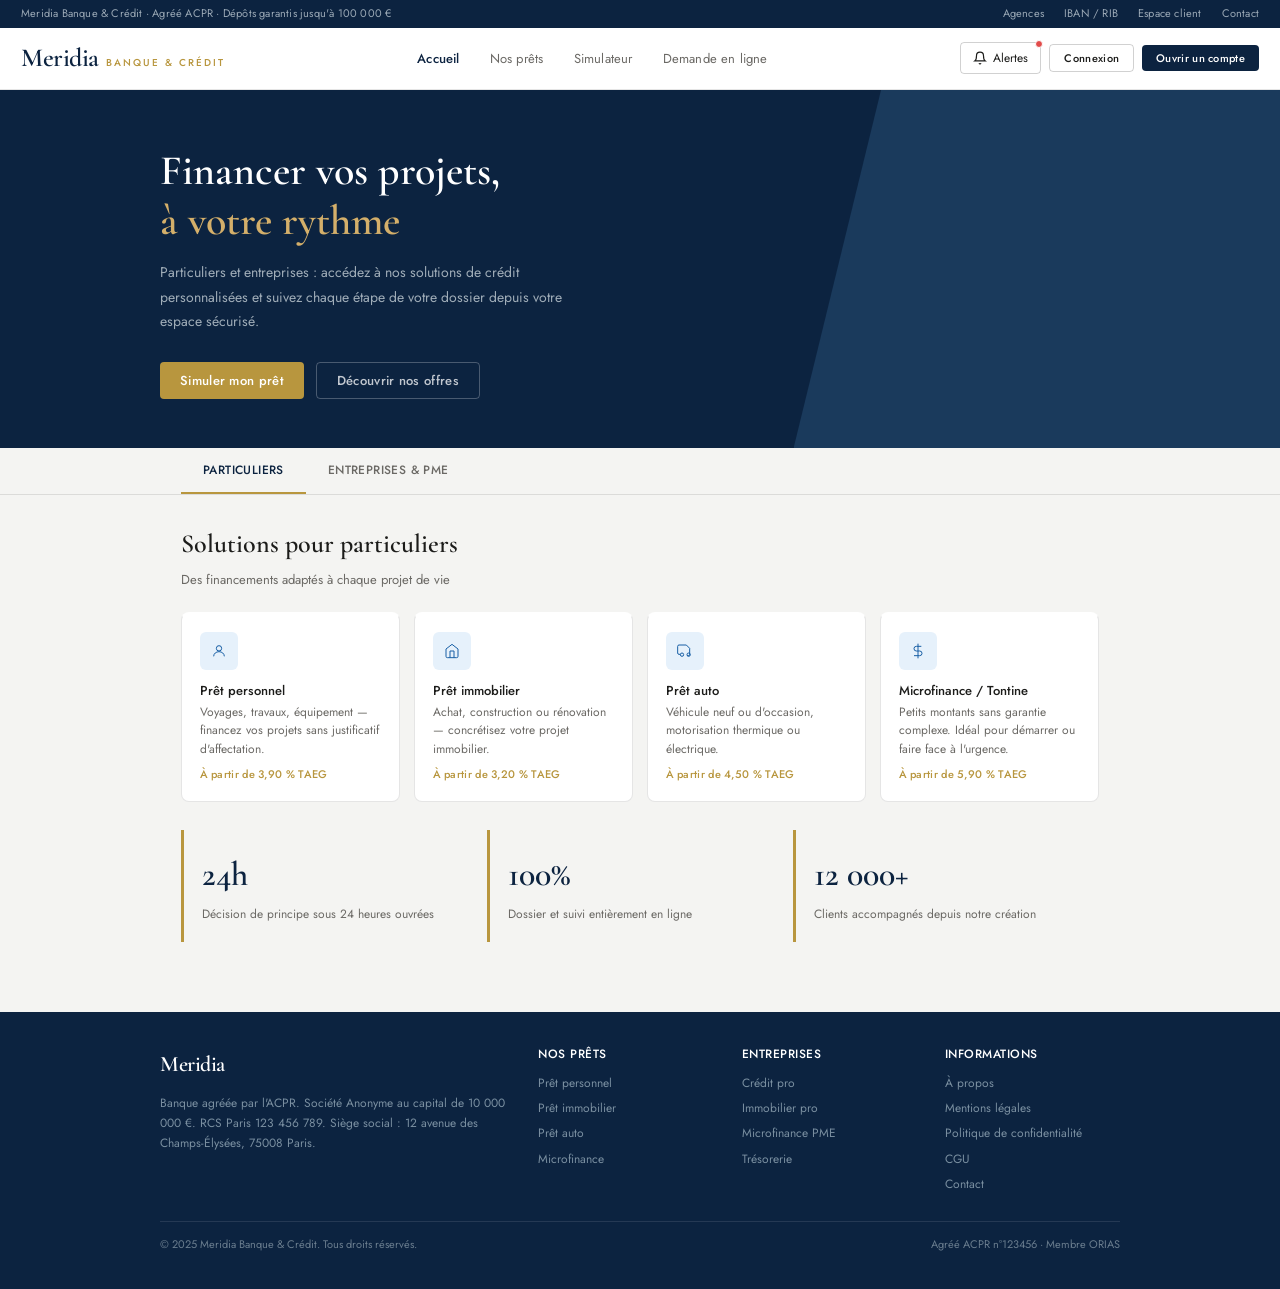
<file: meridia/index.html>
<!DOCTYPE html>
<html lang="fr">
<head>
  <meta charset="UTF-8">
  <meta name="viewport" content="width=device-width, initial-scale=1.0">
  <meta name="description" content="Meridia Banque & Crédit — Solutions de prêt pour particuliers et entreprises. Prêt personnel, immobilier, auto, microfinance.">
  <title>Meridia Banque &amp; Crédit</title>

  <!-- CSS -->
  <link rel="stylesheet" href="css/main.css">
  <link rel="stylesheet" href="css/nav.css">
  <link rel="stylesheet" href="css/pages.css">
  <link rel="stylesheet" href="css/dashboard.css">
  <link rel="stylesheet" href="css/messaging.css">
</head>
<body>

<!-- ===================== TOPBAR ===================== -->
<div class="topbar">
  <span>Meridia Banque &amp; Crédit · Agréé ACPR · Dépôts garantis jusqu'à 100 000 €</span>
  <div class="topbar-right">
    <a href="#">Agences</a>
    <a href="#">IBAN / RIB</a>
    <a href="#" onclick="goPage('auth');return false">Espace client</a>
    <a href="#">Contact</a>
  </div>
</div>

<!-- ===================== NAVIGATION ===================== -->
<nav class="main-nav" style="position:relative">
  <a class="logo" href="#" onclick="goPage('home');return false">
    <span class="logo-name">Meridia</span>
    <span class="logo-tag">Banque &amp; Crédit</span>
  </a>

  <div class="nav-links">
    <button class="nav-link act" onclick="goPage('home')">Accueil</button>
    <button class="nav-link" onclick="goPage('prods')">Nos prêts</button>
    <button class="nav-link" onclick="goPage('sim')">Simulateur</button>
    <button class="nav-link" onclick="goPage('apply')">Demande en ligne</button>
  </div>

  <div class="nav-actions">
    <button class="notif-btn" id="nbell" onclick="toggleNotif()">
      <svg viewBox="0 0 24 24"><path d="M18 8A6 6 0 0 0 6 8c0 7-3 9-3 9h18s-3-2-3-9"/><path d="M13.73 21a2 2 0 0 1-3.46 0"/></svg>
      Alertes
      <span class="notif-dot"></span>
    </button>
    <button class="btn btn-outline btn-sm" onclick="goPage('auth')">Connexion</button>
    <button class="btn btn-primary btn-sm" onclick="goPage('auth')">Ouvrir un compte</button>
  </div>

  <!-- Notification dropdown -->
  <div class="notif-panel" id="notif-panel">
    <div class="notif-panel-header">
      <span>Alertes &amp; notifications</span>
      <span class="mark-read" onclick="markAllRead()">Tout marquer lu</span>
    </div>
    <div class="notif-item new" onclick="goPage('dash');dashTab('messages')">
      <div class="n-title">Nouveau message de Sophie Bernard</div>
      <div class="n-sub">Votre dossier a été validé — accord de prêt signé...</div>
      <div class="n-time">Il y a 2h</div>
    </div>
    <div class="notif-item">
      <div class="n-title">Échéance dans 10 jours</div>
      <div class="n-sub">444 € seront débités le 1er avril</div>
      <div class="n-time">Aujourd'hui</div>
    </div>
    <div class="notif-item">
      <div class="n-title">Document disponible</div>
      <div class="n-sub">Relevé annuel 2024 à télécharger</div>
      <div class="n-time">Hier</div>
    </div>
    <div class="notif-item danger" onclick="goPage('dash');dashTab('securite')">
      <div class="n-title">Connexion depuis un nouvel appareil</div>
      <div class="n-sub">Paris · Chrome · 10h42 — vérifiez</div>
      <div class="n-time">Aujourd'hui</div>
    </div>
  </div>
</nav>

<!-- ===================== PAGES ===================== -->

<!-- PAGE : ACCUEIL -->
<div id="pg-home" class="pg act">

  <div class="hero">
    <div class="hero-inner">
      <h1>Financer vos projets,<br><em>à votre rythme</em></h1>
      <p>Particuliers et entreprises : accédez à nos solutions de crédit personnalisées et suivez chaque étape de votre dossier depuis votre espace sécurisé.</p>
      <div class="hero-actions">
        <button class="btn btn-gold" onclick="goPage('sim')">Simuler mon prêt</button>
        <button class="btn btn-ghost-light" onclick="goPage('prods')">Découvrir nos offres</button>
      </div>
    </div>
  </div>

  <div class="seg-bar">
    <div class="seg-inner">
      <button class="seg-btn act" id="sg-p" onclick="switchSeg('p')">Particuliers</button>
      <button class="seg-btn" id="sg-e" onclick="switchSeg('e')">Entreprises &amp; PME</button>
    </div>
  </div>

  <!-- Particuliers -->
  <div id="ct-p">
    <div class="wrap">
      <div class="sec-h2">Solutions pour particuliers</div>
      <p class="sec-sub">Des financements adaptés à chaque projet de vie</p>
      <div class="grid-auto pgrid">
        <div class="prod-card" onclick="selectProd(this)">
          <div class="prod-icon"><svg viewBox="0 0 24 24"><circle cx="12" cy="8" r="4"/><path d="M4 20c0-4 3.6-7 8-7s8 3 8 7"/></svg></div>
          <h3>Prêt personnel</h3>
          <p>Voyages, travaux, équipement — financez vos projets sans justificatif d'affectation.</p>
          <div class="prod-rate">À partir de 3,90 % TAEG</div>
        </div>
        <div class="prod-card" onclick="selectProd(this)">
          <div class="prod-icon"><svg viewBox="0 0 24 24"><path d="M3 9l9-7 9 7v11a2 2 0 0 1-2 2H5a2 2 0 0 1-2-2z"/><polyline points="9 22 9 12 15 12 15 22"/></svg></div>
          <h3>Prêt immobilier</h3>
          <p>Achat, construction ou rénovation — concrétisez votre projet immobilier.</p>
          <div class="prod-rate">À partir de 3,20 % TAEG</div>
        </div>
        <div class="prod-card" onclick="selectProd(this)">
          <div class="prod-icon"><svg viewBox="0 0 24 24"><path d="M5 17H3a2 2 0 0 1-2-2V5a2 2 0 0 1 2-2h11l5 5v9a2 2 0 0 1-2 2h-2"/><circle cx="7.5" cy="17.5" r="2.5"/><circle cx="17.5" cy="17.5" r="2.5"/></svg></div>
          <h3>Prêt auto</h3>
          <p>Véhicule neuf ou d'occasion, motorisation thermique ou électrique.</p>
          <div class="prod-rate">À partir de 4,50 % TAEG</div>
        </div>
        <div class="prod-card" onclick="selectProd(this)">
          <div class="prod-icon"><svg viewBox="0 0 24 24"><line x1="12" y1="1" x2="12" y2="23"/><path d="M17 5H9.5a3.5 3.5 0 0 0 0 7h5a3.5 3.5 0 0 1 0 7H6"/></svg></div>
          <h3>Microfinance / Tontine</h3>
          <p>Petits montants sans garantie complexe. Idéal pour démarrer ou faire face à l'urgence.</p>
          <div class="prod-rate">À partir de 5,90 % TAEG</div>
        </div>
      </div>

      <div class="figures-strip mt-4">
        <div class="figure-item"><div class="figure-num">24h</div><div class="figure-label">Décision de principe sous 24 heures ouvrées</div></div>
        <div class="figure-item"><div class="figure-num">100%</div><div class="figure-label">Dossier et suivi entièrement en ligne</div></div>
        <div class="figure-item"><div class="figure-num">12 000+</div><div class="figure-label">Clients accompagnés depuis notre création</div></div>
      </div>
    </div>
  </div>

  <!-- Entreprises -->
  <div id="ct-e" style="display:none">
    <div class="wrap">
      <div class="sec-h2">Solutions pour entreprises</div>
      <p class="sec-sub">Des financements structurés pour accélérer votre croissance</p>
      <div class="grid-auto pgrid">
        <div class="prod-card" onclick="selectProd(this)">
          <div class="prod-icon amber"><svg viewBox="0 0 24 24"><rect x="2" y="7" width="20" height="14" rx="2"/><path d="M16 7V5a2 2 0 0 0-2-2h-4a2 2 0 0 0-2 2v2"/></svg></div>
          <h3>Crédit professionnel</h3>
          <p>Financement d'équipements, de trésorerie ou de développement commercial.</p>
          <div class="prod-rate" style="color:#854F0B">À partir de 4,20 % TAEG</div>
        </div>
        <div class="prod-card" onclick="selectProd(this)">
          <div class="prod-icon amber"><svg viewBox="0 0 24 24"><path d="M3 9l9-7 9 7v11a2 2 0 0 1-2 2H5a2 2 0 0 1-2-2z"/></svg></div>
          <h3>Immobilier professionnel</h3>
          <p>Acquisition de locaux, bureaux ou entrepôts pour votre activité.</p>
          <div class="prod-rate" style="color:#854F0B">À partir de 3,50 % TAEG</div>
        </div>
        <div class="prod-card" onclick="selectProd(this)">
          <div class="prod-icon amber"><svg viewBox="0 0 24 24"><line x1="12" y1="1" x2="12" y2="23"/><path d="M17 5H9.5a3.5 3.5 0 0 0 0 7h5a3.5 3.5 0 0 1 0 7H6"/></svg></div>
          <h3>Microfinance PME</h3>
          <p>Jusqu'à 50 000 € pour les très petites entreprises et auto-entrepreneurs.</p>
          <div class="prod-rate" style="color:#854F0B">À partir de 6,50 % TAEG</div>
        </div>
        <div class="prod-card" onclick="selectProd(this)">
          <div class="prod-icon amber"><svg viewBox="0 0 24 24"><rect x="1" y="4" width="22" height="16" rx="2"/><line x1="1" y1="10" x2="23" y2="10"/></svg></div>
          <h3>Ligne de trésorerie</h3>
          <p>Facilité de caisse renouvelable pour gérer vos décalages de trésorerie.</p>
          <div class="prod-rate" style="color:#854F0B">À partir de 5,00 % TAEG</div>
        </div>
      </div>
    </div>
  </div>

  <!-- Footer -->
  <footer class="footer">
    <div class="footer-inner">
      <div class="footer-brand">
        <span class="logo-name">Meridia</span>
        <p>Banque agréée par l'ACPR. Société Anonyme au capital de 10 000 000 €. RCS Paris 123 456 789. Siège social : 12 avenue des Champs-Élysées, 75008 Paris.</p>
      </div>
      <div class="footer-col">
        <h4>Nos prêts</h4>
        <a href="#">Prêt personnel</a>
        <a href="#">Prêt immobilier</a>
        <a href="#">Prêt auto</a>
        <a href="#">Microfinance</a>
      </div>
      <div class="footer-col">
        <h4>Entreprises</h4>
        <a href="#">Crédit pro</a>
        <a href="#">Immobilier pro</a>
        <a href="#">Microfinance PME</a>
        <a href="#">Trésorerie</a>
      </div>
      <div class="footer-col">
        <h4>Informations</h4>
        <a href="#">À propos</a>
        <a href="#">Mentions légales</a>
        <a href="#">Politique de confidentialité</a>
        <a href="#">CGU</a>
        <a href="#">Contact</a>
      </div>
    </div>
    <div class="footer-bottom">
      <span>© 2025 Meridia Banque &amp; Crédit. Tous droits réservés.</span>
      <span>Agréé ACPR n°123456 · Membre ORIAS</span>
    </div>
  </footer>
</div>

<!-- PAGE : NOS PRÊTS -->
<div id="pg-prods" class="pg">
  <div class="wrap">
    <div class="sec-h2">Nos solutions de crédit</div>
    <p class="sec-sub">4 produits pour particuliers et entreprises — trouvez le financement adapté à votre situation</p>
    <div class="grid-2" style="gap:14px">
      <div class="prod-card large navy-top">
        <div class="prod-tag">Particuliers</div>
        <h3>Prêt personnel</h3>
        <p style="margin-top:6px;font-size:12px;color:var(--text-muted)">1 000 € à 75 000 € · 12 à 84 mois · Sans justificatif d'utilisation · Réponse en 24h</p>
        <div class="prod-rate" style="margin-top:10px">TAEG à partir de 3,90 %</div>
        <button class="btn btn-primary btn-full mt-2" onclick="goPage('apply')">Faire une demande</button>
      </div>
      <div class="prod-card large navy-top">
        <div class="prod-tag">Particuliers</div>
        <h3>Prêt immobilier</h3>
        <p style="margin-top:6px;font-size:12px;color:var(--text-muted)">50 000 € à 1 500 000 € · Jusqu'à 25 ans · Taux fixe ou variable · Assurance incluse</p>
        <div class="prod-rate" style="margin-top:10px">TAEG à partir de 3,20 %</div>
        <button class="btn btn-primary btn-full mt-2" onclick="goPage('apply')">Faire une demande</button>
      </div>
      <div class="prod-card large navy-top">
        <div class="prod-tag">Particuliers</div>
        <h3>Prêt auto</h3>
        <p style="margin-top:6px;font-size:12px;color:var(--text-muted)">3 000 € à 80 000 € · Neuf ou occasion · Thermique ou électrique · Bonus écologique</p>
        <div class="prod-rate" style="margin-top:10px">TAEG à partir de 4,50 %</div>
        <button class="btn btn-primary btn-full mt-2" onclick="goPage('apply')">Faire une demande</button>
      </div>
      <div class="prod-card large gold-top">
        <div class="prod-tag">Particuliers &amp; Entreprises</div>
        <h3>Microfinance / Tontine</h3>
        <p style="margin-top:6px;font-size:12px;color:var(--text-muted)">500 € à 25 000 € · Sans garantie complexe · Adapté aux TPE et auto-entrepreneurs</p>
        <div class="prod-rate" style="margin-top:10px">TAEG à partir de 5,90 %</div>
        <button class="btn btn-primary btn-full mt-2" onclick="goPage('apply')">Faire une demande</button>
      </div>
    </div>
  </div>
</div>

<!-- PAGE : SIMULATEUR -->
<div id="pg-sim" class="pg">
  <div class="wrap">
    <div class="sec-h2">Simulateur de prêt</div>
    <p class="sec-sub">Estimez vos mensualités en temps réel, sans engagement</p>

    <div class="prod-tabs">
      <button class="ptab act" onclick="setLoanType(this,'perso')">Prêt personnel</button>
      <button class="ptab" onclick="setLoanType(this,'immo')">Immobilier</button>
      <button class="ptab" onclick="setLoanType(this,'auto')">Auto</button>
      <button class="ptab" onclick="setLoanType(this,'micro')">Microfinance</button>
    </div>

    <div class="sim-layout">
      <div class="sim-box">
        <div class="rg">
          <label>Montant emprunté</label>
          <div class="rv" id="s-ad">15 000 €</div>
          <input type="range" id="s-a" min="1000" max="75000" step="500" value="15000">
        </div>
        <div class="rg">
          <label>Durée de remboursement</label>
          <div class="rv" id="s-dd">36 mois</div>
          <input type="range" id="s-d" min="6" max="84" step="6" value="36">
        </div>
        <div class="rg">
          <label>Taux annuel (TAEG)</label>
          <div class="rv" id="s-rd">3,90 %</div>
          <input type="range" id="s-r" min="1" max="15" step="0.1" value="3.9">
        </div>
        <div class="fg">
          <label>Profil emprunteur</label>
          <select>
            <option>Particulier — salarié</option>
            <option>Particulier — indépendant</option>
            <option>Entreprise / PME</option>
            <option>Auto-entrepreneur</option>
          </select>
        </div>
        <button class="btn btn-gold btn-full" style="margin-top:0.25rem" onclick="goPage('apply')">Faire ma demande →</button>
      </div>

      <div class="res-card">
        <h3>Mensualité estimée</h3>
        <div class="res-amount" id="s-m">444 €</div>
        <div class="res-row"><span class="rl">Capital emprunté</span><span class="rv2" id="s-c">15 000 €</span></div>
        <div class="res-row"><span class="rl">Intérêts totaux</span><span class="rv2" id="s-i">986 €</span></div>
        <div class="res-row"><span class="rl">Total à rembourser</span><span class="rv2" id="s-t">15 986 €</span></div>
        <div class="res-row"><span class="rl">Taux d'endettement</span><span class="rv2" id="s-dt">~18 %</span></div>
        <p class="res-disclaimer">Simulation indicative sans engagement contractuel. TAEG calculé hors assurance emprunteur.</p>
      </div>
    </div>
  </div>
</div>

<!-- PAGE : DEMANDE DE PRÊT -->
<div id="pg-apply" class="pg">
  <div class="wrap" style="max-width:820px">
    <div class="sec-h2">Demande de prêt en ligne</div>
    <p class="sec-sub">Dossier 100% numérique · Décision de principe sous 24h · Sans engagement</p>

    <div class="step-bar">
      <div class="si act" id="ap1">1 — Projet</div>
      <div class="si" id="ap2">2 — Identité</div>
      <div class="si" id="ap3">3 — Finances</div>
      <div class="si" id="ap4">4 — Documents</div>
    </div>

    <div class="apply-layout">
      <div class="apply-card">

        <!-- Étape 1 : Projet -->
        <div id="af1" class="tf act">
          <div class="form-title">Votre projet</div>
          <p class="form-sub">Dites-nous ce que vous souhaitez financer</p>
          <div class="fg"><label>Type de prêt</label>
            <select><option>Prêt personnel</option><option>Prêt immobilier</option><option>Prêt auto</option><option>Microfinance / Tontine</option></select>
          </div>
          <div class="fg"><label>Profil emprunteur</label>
            <select><option>Particulier — salarié</option><option>Particulier — indépendant</option><option>Entreprise / PME</option><option>Auto-entrepreneur / TPE</option></select>
          </div>
          <div class="fg-row">
            <div class="fg"><label>Montant souhaité (€)</label><input type="number" placeholder="15 000" min="500"></div>
            <div class="fg"><label>Durée souhaitée</label>
              <select><option>12 mois</option><option>24 mois</option><option>36 mois</option><option>48 mois</option><option>60 mois</option><option>84 mois</option><option>120 mois</option><option>240 mois</option><option>300 mois</option></select>
            </div>
          </div>
          <div class="fg"><label>Objet détaillé du financement</label><input type="text" placeholder="Ex. : achat véhicule neuf, travaux cuisine, fonds de commerce..."></div>
          <button class="btn btn-primary btn-full" style="padding:10px" onclick="applyStep(2)">Étape suivante →</button>
        </div>

        <!-- Étape 2 : Identité -->
        <div id="af2" class="tf">
          <div class="form-title">Votre identité</div>
          <p class="form-sub">Informations personnelles ou représentant légal de la société</p>
          <div class="fg-row">
            <div class="fg"><label>Prénom</label><input type="text" placeholder="Jean"></div>
            <div class="fg"><label>Nom</label><input type="text" placeholder="Martin"></div>
          </div>
          <div class="fg-row">
            <div class="fg"><label>Date de naissance</label><input type="date"></div>
            <div class="fg"><label>Nationalité</label><select><option>Française</option><option>Union Européenne</option><option>Autre</option></select></div>
          </div>
          <div class="fg"><label>Adresse email</label><input type="email" placeholder="jean.martin@email.com"></div>
          <div class="fg"><label>Téléphone mobile</label><input type="tel" placeholder="+33 6 00 00 00 00"></div>
          <div class="fg-row">
            <div class="fg"><label>Code postal</label><input type="text" placeholder="75001" maxlength="5"></div>
            <div class="fg"><label>Ville</label><input type="text" placeholder="Paris"></div>
          </div>
          <div style="display:flex;gap:8px">
            <button class="btn btn-outline" style="flex:1;padding:9px" onclick="applyStep(1)">← Retour</button>
            <button class="btn btn-primary" style="flex:2;padding:9px" onclick="applyStep(3)">Étape suivante →</button>
          </div>
        </div>

        <!-- Étape 3 : Finances -->
        <div id="af3" class="tf">
          <div class="form-title">Situation financière</div>
          <p class="form-sub">Vos revenus et charges mensuels nets</p>
          <div class="fg"><label>Situation professionnelle</label>
            <select><option>Salarié CDI</option><option>Salarié CDD</option><option>Indépendant / Libéral</option><option>Chef d'entreprise</option><option>Retraité(e)</option><option>Sans emploi</option></select>
          </div>
          <div class="fg-row">
            <div class="fg"><label>Revenus nets / mois (€)</label><input type="number" placeholder="2 800"></div>
            <div class="fg"><label>Autres revenus (€)</label><input type="number" placeholder="0"></div>
          </div>
          <div class="fg-row">
            <div class="fg"><label>Loyer / mensualités (€)</label><input type="number" placeholder="900"></div>
            <div class="fg"><label>Autres charges fixes (€)</label><input type="number" placeholder="200"></div>
          </div>
          <div class="fg"><label>Crédits en cours ?</label>
            <select><option>Non, aucun crédit en cours</option><option>Oui — 1 crédit</option><option>Oui — plusieurs crédits</option></select>
          </div>
          <div style="display:flex;gap:8px">
            <button class="btn btn-outline" style="flex:1;padding:9px" onclick="applyStep(2)">← Retour</button>
            <button class="btn btn-primary" style="flex:2;padding:9px" onclick="applyStep(4)">Étape suivante →</button>
          </div>
        </div>

        <!-- Étape 4 : Documents -->
        <div id="af4" class="tf">
          <div class="form-title">Pièces justificatives</div>
          <p class="form-sub">Téléchargez vos documents pour finaliser votre dossier</p>
          <div class="upload-zone">
            Pièce d'identité (recto-verso)<br>
            <span>JPG, PNG ou PDF · Max 5 Mo</span>
          </div>
          <div class="upload-zone">
            3 derniers bulletins de salaire ou bilans comptables<br>
            <span>PDF · Max 10 Mo</span>
          </div>
          <div class="upload-zone">
            3 derniers relevés bancaires<br>
            <span>PDF · Max 10 Mo</span>
          </div>
          <div class="cgu-note">
            En soumettant ce dossier, vous acceptez nos conditions générales d'utilisation et autorisez Meridia Banque &amp; Crédit à consulter votre historique de crédit auprès des organismes habilités.
          </div>
          <div style="display:flex;gap:8px">
            <button class="btn btn-outline" style="flex:1;padding:9px" onclick="applyStep(3)">← Retour</button>
            <button class="btn btn-gold" style="flex:2;padding:9px" onclick="goPage('dash')">Soumettre le dossier</button>
          </div>
        </div>

      </div>

      <!-- Summary panel -->
      <div class="sum-card">
        <h3>Récapitulatif</h3>
        <div class="sr"><span class="sl">Type</span><span class="sv">Prêt personnel</span></div>
        <div class="sr"><span class="sl">Profil</span><span class="sv">Particulier</span></div>
        <div class="sr"><span class="sl">Montant</span><span class="sv">15 000 €</span></div>
        <div class="sr"><span class="sl">Durée</span><span class="sv">36 mois</span></div>
        <div class="sr"><span class="sl">TAEG indicatif</span><span class="sv">3,90 %</span></div>
        <div class="sum-total">
          <div class="sa">444 €</div>
          <div class="slab">mensualité estimée</div>
        </div>
        <div class="mt-2">
          <div class="trust-i"><div class="trust-d"></div>Données chiffrées et sécurisées</div>
          <div class="trust-i"><div class="trust-d"></div>Aucun engagement avant signature</div>
          <div class="trust-i"><div class="trust-d"></div>Réponse de principe sous 24h</div>
          <div class="trust-i"><div class="trust-d"></div>Connexion SSL 256 bits</div>
        </div>
      </div>
    </div>
  </div>
</div>

<!-- PAGE : AUTHENTIFICATION -->
<div id="pg-auth" class="pg">
  <div class="auth-wrap">
    <div class="sec-h2 text-center mb-3">Espace client Meridia</div>
    <div class="auth-card">
      <div class="step-bar">
        <button class="si act" id="at-c" onclick="authTab('c')">Connexion</button>
        <button class="si" id="at-n" onclick="authTab('n')">Créer un compte</button>
      </div>

      <!-- Connexion -->
      <div id="a-c">
        <div class="fg"><label>Adresse email</label><input type="email" placeholder="jean.martin@email.com"></div>
        <div class="fg"><label>Mot de passe</label><input type="password" placeholder="••••••••"></div>
        <div class="remember-row">
          <label><input type="checkbox"> Se souvenir de moi</label>
          <span class="forgot-link">Mot de passe oublié ?</span>
        </div>
        <button class="btn btn-primary btn-full" style="padding:10px;margin-bottom:8px" onclick="goPage('dash')">Accéder à mon espace</button>
        <p class="auth-footer">Connexion sécurisée SSL · Double authentification disponible</p>
      </div>

      <!-- Création de compte -->
      <div id="a-n" style="display:none">
        <div class="auth-note">Créez votre espace pour soumettre une demande de prêt, télécharger vos documents et suivre l'avancement de votre dossier en temps réel.</div>
        <div class="fg-row">
          <div class="fg"><label>Prénom</label><input type="text" placeholder="Jean"></div>
          <div class="fg"><label>Nom</label><input type="text" placeholder="Martin"></div>
        </div>
        <div class="fg"><label>Email</label><input type="email" placeholder="jean.martin@email.com"></div>
        <div class="fg"><label>Mot de passe</label><input type="password" placeholder="Minimum 8 caractères"></div>
        <div class="fg"><label>Profil</label>
          <select><option>Particulier</option><option>Entreprise / PME</option></select>
        </div>
        <div class="accept-row">
          <input type="checkbox">
          <span>J'accepte les <a href="#" style="color:var(--gold)">conditions générales</a> et la <a href="#" style="color:var(--gold)">politique de confidentialité</a> de Meridia Banque &amp; Crédit.</span>
        </div>
        <button class="btn btn-gold btn-full" style="padding:10px" onclick="goPage('dash')">Créer mon compte</button>
      </div>
    </div>
  </div>
</div>

<!-- PAGE : TABLEAU DE BORD -->
<div id="pg-dash" class="pg">
  <div class="dash-layout">

    <!-- Sidebar -->
    <aside class="sidebar">
      <div class="sb-user">
        <div class="sb-avatar">JM</div>
        <div class="sb-name">Jean Martin</div>
        <div class="sb-type">Particulier · Client depuis 2023</div>
      </div>
      <nav class="sb-menu">
        <a class="act" id="sm-vue" onclick="dashTab('vue')">
          <svg viewBox="0 0 24 24"><rect x="3" y="3" width="7" height="7"/><rect x="14" y="3" width="7" height="7"/><rect x="3" y="14" width="7" height="7"/><rect x="14" y="14" width="7" height="7"/></svg>
          Vue d'ensemble
        </a>
        <a id="sm-dossier" onclick="dashTab('dossier')">
          <svg viewBox="0 0 24 24"><path d="M14 2H6a2 2 0 0 0-2 2v16a2 2 0 0 0 2 2h12a2 2 0 0 0 2-2V8z"/><polyline points="14 2 14 8 20 8"/></svg>
          Mon dossier
        </a>
        <a id="sm-messages" onclick="dashTab('messages')">
          <svg viewBox="0 0 24 24"><path d="M21 15a2 2 0 0 1-2 2H7l-4 4V5a2 2 0 0 1 2-2h14a2 2 0 0 1 2 2z"/></svg>
          Messagerie
          <span class="sb-badge">3</span>
        </a>
        <a id="sm-docs" onclick="dashTab('docs')">
          <svg viewBox="0 0 24 24"><path d="M22 19a2 2 0 0 1-2 2H4a2 2 0 0 1-2-2V5a2 2 0 0 1 2-2h5l2 3h9a2 2 0 0 1 2 2z"/></svg>
          Documents
        </a>
        <a id="sm-alertes" onclick="dashTab('alertes')">
          <svg viewBox="0 0 24 24"><path d="M18 8A6 6 0 0 0 6 8c0 7-3 9-3 9h18s-3-2-3-9"/><path d="M13.73 21a2 2 0 0 1-3.46 0"/></svg>
          Alertes
          <span class="sb-badge danger">2</span>
        </a>
        <a id="sm-profil" onclick="dashTab('profil')">
          <svg viewBox="0 0 24 24"><circle cx="12" cy="8" r="4"/><path d="M4 20c0-4 3.6-7 8-7s8 3 8 7"/></svg>
          Mon profil
        </a>
        <a id="sm-securite" onclick="dashTab('securite')">
          <svg viewBox="0 0 24 24"><path d="M12 22s8-4 8-10V5l-8-3-8 3v7c0 6 8 10 8 10z"/></svg>
          Sécurité
        </a>
        <div class="sb-sep">
          <a onclick="goPage('apply')">
            <svg viewBox="0 0 24 24"><line x1="12" y1="5" x2="12" y2="19"/><line x1="5" y1="12" x2="19" y2="12"/></svg>
            Nouvelle demande
          </a>
        </div>
      </nav>
    </aside>

    <!-- Main content panels -->
    <main class="dash-main">

      <!-- Panel: Vue d'ensemble -->
      <div id="dp-vue" class="dpanel act">
        <div class="dash-header">
          <div><h2>Bonjour, Jean</h2><p>Tableau de bord · mis à jour aujourd'hui</p></div>
          <button class="btn btn-gold" onclick="goPage('apply')">+ Nouvelle demande</button>
        </div>
        <div class="met-row">
          <div class="met"><div class="ml">Dossier actif</div><div class="mv">1</div><div class="ms">En remboursement</div></div>
          <div class="met"><div class="ml">Montant accordé</div><div class="mv">15 000 €</div><div class="ms">Prêt personnel</div></div>
          <div class="met"><div class="ml">Prochaine échéance</div><div class="mv">444 €</div><div class="ms">1er avril 2025</div></div>
          <div class="met"><div class="ml">Progression</div><div class="mv">33 %</div><div class="ms">12 / 36 mensualités</div></div>
        </div>
        <div class="two-col">
          <div>
            <div class="dbox">
              <div class="dbox-h">Derniers messages</div>
              <div class="lr" style="cursor:pointer;align-items:flex-start;gap:10px" onclick="dashTab('messages')">
                <div style="width:30px;height:30px;border-radius:50%;background:var(--info-bg);display:flex;align-items:center;justify-content:center;font-size:11px;font-weight:500;color:var(--info-txt);flex-shrink:0">SB</div>
                <div><div class="ln" style="color:var(--navy)">Sophie Bernard <span class="badge badge-info" style="font-size:9px">Non lu</span></div><div class="lm">Votre dossier a été validé — accord de prêt signé. Félicitations !</div><div class="lm" style="margin-top:2px">Il y a 2h</div></div>
              </div>
              <div class="lr" style="cursor:pointer;align-items:flex-start;gap:10px" onclick="dashTab('messages')">
                <div style="width:30px;height:30px;border-radius:50%;background:var(--info-bg);display:flex;align-items:center;justify-content:center;font-size:11px;font-weight:500;color:var(--info-txt);flex-shrink:0">SB</div>
                <div><div class="ln">Sophie Bernard</div><div class="lm">N'hésitez pas à me contacter pour toute question...</div><div class="lm" style="margin-top:2px">Hier</div></div>
              </div>
              <div class="mt-2"><button class="btn btn-outline btn-sm" onclick="dashTab('messages')">Voir tous les messages</button></div>
            </div>
            <div class="dbox">
              <div class="dbox-h">Dernières échéances</div>
              <div class="lr"><div><div class="ln">Mensualité mars 2025</div><div class="lm">Capital 386 € · Intérêts 58 €</div></div><span class="badge badge-ok">Réglée</span></div>
              <div class="lr"><div><div class="ln">Mensualité février 2025</div><div class="lm">Capital 385 € · Intérêts 59 €</div></div><span class="badge badge-ok">Réglée</span></div>
              <div class="lr"><div><div class="ln">Mensualité avril 2025</div><div class="lm">Échéance : 1er avril 2025</div></div><span class="badge badge-warn">À venir</span></div>
            </div>
          </div>
          <div>
            <div class="dbox mb-2">
              <div class="dbox-h">Avancement du prêt</div>
              <div style="font-size:12px;color:var(--text-muted);margin-bottom:6px">12 mensualités sur 36</div>
              <div class="prog-bar"><div class="prog-fill" style="width:33%"></div></div>
              <div style="display:flex;justify-content:space-between;font-size:10px;color:var(--text-muted);margin-top:5px"><span>5 328 € remboursés</span><span>10 672 € restants</span></div>
            </div>
            <div class="dbox mb-2">
              <div class="dbox-h">Alertes récentes</div>
              <div style="font-size:12px;font-weight:500;color:var(--danger-bdr);margin-bottom:3px">Connexion inconnue détectée</div>
              <div style="font-size:11px;color:var(--text-muted);margin-bottom:10px">Nouvel appareil — vérifiez</div>
              <div style="font-size:12px;font-weight:500;">Échéance dans 10 jours</div>
              <div style="font-size:11px;color:var(--text-muted)">444 € le 1er avril</div>
            </div>
            <div class="dbox">
              <div class="dbox-h">Votre conseillère</div>
              <div style="display:flex;align-items:center;gap:10px;margin-bottom:10px">
                <div style="width:38px;height:38px;border-radius:50%;background:var(--info-bg);display:flex;align-items:center;justify-content:center;font-size:12px;font-weight:500;color:var(--info-txt)">SB</div>
                <div><div class="ln">Sophie Bernard</div><div class="lm">Chargée de clientèle</div></div>
              </div>
              <button class="btn btn-outline btn-full btn-sm" onclick="dashTab('messages')">Envoyer un message</button>
            </div>
          </div>
        </div>
      </div>

      <!-- Panel: Mon dossier -->
      <div id="dp-dossier" class="dpanel">
        <div class="dash-header">
          <div><h2>Mon dossier</h2><p>Prêt personnel · 15 000 € · Réf. MP-2025-00147</p></div>
          <span class="badge badge-ok" style="padding:5px 14px;font-size:11px">En remboursement</span>
        </div>
        <div class="two-col">
          <div>
            <div class="dbox">
              <div class="dbox-h">Suivi étape par étape</div>
              <div class="tl">
                <div class="tl-it"><div class="tl-dot done"></div><div class="tl-lb">Demande soumise</div><div class="tl-dt">15 janvier 2025</div></div>
                <div class="tl-it"><div class="tl-dot done"></div><div class="tl-lb">Documents vérifiés par notre équipe</div><div class="tl-dt">17 janvier 2025</div></div>
                <div class="tl-it"><div class="tl-dot done"></div><div class="tl-lb">Analyse de solvabilité complétée</div><div class="tl-dt">19 janvier 2025</div></div>
                <div class="tl-it"><div class="tl-dot done"></div><div class="tl-lb">Accord de principe émis</div><div class="tl-dt">21 janvier 2025</div></div>
                <div class="tl-it"><div class="tl-dot done"></div><div class="tl-lb">Offre de prêt signée électroniquement</div><div class="tl-dt">28 janvier 2025</div></div>
                <div class="tl-it"><div class="tl-dot now"></div><div class="tl-lb active-step">Remboursement en cours</div><div class="tl-dt">Depuis fév. 2025 · 24 mois restants</div></div>
                <div class="tl-it"><div class="tl-dot wait"></div><div class="tl-lb pending-step">Clôture du prêt</div><div class="tl-dt">Prévue janvier 2028</div></div>
              </div>
              <div style="margin-top:1.25rem;padding-top:1rem;border-top:0.5px solid var(--border)">
                <div style="display:flex;justify-content:space-between;font-size:11px;margin-bottom:5px"><span style="color:var(--text-muted)">Capital remboursé</span><span style="font-weight:500;color:var(--navy)">33 %</span></div>
                <div class="prog-bar"><div class="prog-fill" style="width:33%"></div></div>
                <div style="display:flex;justify-content:space-between;font-size:10px;color:var(--text-muted);margin-top:4px"><span>5 328 € remboursés</span><span>10 672 € restants</span></div>
              </div>
            </div>
          </div>
          <div>
            <div class="dbox mb-2">
              <div class="dbox-h">Détails du prêt</div>
              <div class="prow"><span class="plbl">Référence</span><span class="pval">MP-2025-00147</span></div>
              <div class="prow"><span class="plbl">Type</span><span class="pval">Prêt personnel</span></div>
              <div class="prow"><span class="plbl">Montant accordé</span><span class="pval">15 000 €</span></div>
              <div class="prow"><span class="plbl">TAEG</span><span class="pval">3,90 %</span></div>
              <div class="prow"><span class="plbl">Durée</span><span class="pval">36 mois</span></div>
              <div class="prow"><span class="plbl">Mensualité</span><span class="pval">444 €</span></div>
              <div class="prow"><span class="plbl">Coût total crédit</span><span class="pval">986 €</span></div>
            </div>
            <div class="dbox">
              <div class="dbox-h">Actions rapides</div>
              <button class="btn btn-outline btn-full btn-sm mb-1" onclick="dashTab('docs')">Télécharger l'offre de prêt</button>
              <button class="btn btn-outline btn-full btn-sm mb-1">Tableau d'amortissement</button>
              <button class="btn btn-outline btn-full btn-sm" onclick="dashTab('messages')">Contacter mon conseiller</button>
            </div>
          </div>
        </div>
      </div>

      <!-- Panel: Messagerie -->
      <div id="dp-messages" class="dpanel">
        <div class="dash-header">
          <div><h2>Messagerie sécurisée</h2><p>3 messages non lus · Chiffrement de bout en bout</p></div>
          <button class="btn btn-primary btn-sm" onclick="newMessage()">+ Nouveau message</button>
        </div>
        <div class="msg-layout">
          <div class="msg-list">
            <div class="msg-list-header">
              <span class="title">Conversations</span>
              <span class="unread-count">3 non lus</span>
            </div>
            <div class="msg-item unread act" onclick="selectMsg(this,'m1')">
              <div class="mi-row"><span class="mi-name">Sophie Bernard</span><div style="display:flex;align-items:center;gap:5px"><span class="mi-time">10h15</span><div class="unread-dot"></div></div></div>
              <div class="mi-prev">Votre dossier a été validé — accord de prêt signé</div>
            </div>
            <div class="msg-item unread" onclick="selectMsg(this,'m2')">
              <div class="mi-row"><span class="mi-name">Meridia — Service Crédit</span><div style="display:flex;align-items:center;gap:5px"><span class="mi-time">Hier</span><div class="unread-dot"></div></div></div>
              <div class="mi-prev">Votre prochaine échéance est dans 10 jours</div>
            </div>
            <div class="msg-item unread" onclick="selectMsg(this,'m3')">
              <div class="mi-row"><span class="mi-name">Meridia — Documents</span><div style="display:flex;align-items:center;gap:5px"><span class="mi-time">21 mar.</span><div class="unread-dot"></div></div></div>
              <div class="mi-prev">Votre relevé annuel 2024 est disponible</div>
            </div>
            <div class="msg-item" onclick="selectMsg(this,'m4')">
              <div class="mi-row"><span class="mi-name">Sophie Bernard</span><span class="mi-time">18 mar.</span></div>
              <div class="mi-prev">Je reste disponible pour toute question</div>
            </div>
            <div class="msg-item" onclick="selectMsg(this,'m5')">
              <div class="mi-row"><span class="mi-name">Meridia — Bienvenue</span><span class="mi-time">15 jan.</span></div>
              <div class="mi-prev">Bienvenue chez Meridia Banque &amp; Crédit !</div>
            </div>
          </div>
          <div class="msg-view">
            <div class="msg-view-header">
              <div class="mv-avatar">SB</div>
              <div><div class="mv-name">Sophie Bernard</div><div class="mv-role">Chargée de clientèle · Réf. MP-2025-00147</div></div>
              <div class="mv-time">Aujourd'hui, 10h15</div>
            </div>
            <div class="msg-body" id="msg-body"></div>
            <div class="msg-compose">
              <input type="text" id="msg-input" placeholder="Écrivez votre message sécurisé... (Entrée pour envoyer)">
              <button onclick="sendReply()">Envoyer</button>
            </div>
          </div>
        </div>
      </div>

      <!-- Panel: Documents -->
      <div id="dp-docs" class="dpanel">
        <div class="dash-header">
          <div><h2>Mes documents</h2><p>Tous vos fichiers en un seul espace sécurisé</p></div>
        </div>
        <div class="doc-filters">
          <button class="doc-tab act" onclick="filterDocs(this,'all')">Tous</button>
          <button class="doc-tab" onclick="filterDocs(this,'contrats')">Contrats</button>
          <button class="doc-tab" onclick="filterDocs(this,'releves')">Relevés</button>
          <button class="doc-tab" onclick="filterDocs(this,'identite')">Justificatifs</button>
        </div>
        <div class="doc-grid">
          <div class="doc-card" data-cat="contrats">
            <div class="doc-icon" style="background:var(--info-bg)"><svg viewBox="0 0 24 24" stroke="var(--info-bdr)"><path d="M14 2H6a2 2 0 0 0-2 2v16a2 2 0 0 0 2 2h12a2 2 0 0 0 2-2V8z"/><polyline points="14 2 14 8 20 8"/></svg></div>
            <div class="doc-name">Offre de prêt signée</div>
            <div class="doc-meta">PDF · 245 Ko · 28 jan. 2025</div>
            <span class="badge badge-ok" style="width:fit-content">Signé électroniquement</span>
            <button class="doc-dl">Télécharger</button>
          </div>
          <div class="doc-card" data-cat="contrats">
            <div class="doc-icon" style="background:var(--info-bg)"><svg viewBox="0 0 24 24" stroke="var(--info-bdr)"><path d="M14 2H6a2 2 0 0 0-2 2v16a2 2 0 0 0 2 2h12a2 2 0 0 0 2-2V8z"/><polyline points="14 2 14 8 20 8"/></svg></div>
            <div class="doc-name">Tableau d'amortissement</div>
            <div class="doc-meta">PDF · 118 Ko · 28 jan. 2025</div>
            <button class="doc-dl">Télécharger</button>
          </div>
          <div class="doc-card" data-cat="releves">
            <div class="doc-icon" style="background:var(--success-bg)"><svg viewBox="0 0 24 24" stroke="var(--success-bdr)"><rect x="3" y="4" width="18" height="18" rx="2"/><line x1="16" y1="2" x2="16" y2="6"/><line x1="8" y1="2" x2="8" y2="6"/><line x1="3" y1="10" x2="21" y2="10"/></svg></div>
            <div class="doc-name">Relevé annuel 2024</div>
            <div class="doc-meta">PDF · 380 Ko · 21 mar. 2025</div>
            <span class="badge badge-info" style="width:fit-content">Nouveau</span>
            <button class="doc-dl">Télécharger</button>
          </div>
          <div class="doc-card" data-cat="releves">
            <div class="doc-icon" style="background:var(--success-bg)"><svg viewBox="0 0 24 24" stroke="var(--success-bdr)"><rect x="3" y="4" width="18" height="18" rx="2"/><line x1="16" y1="2" x2="16" y2="6"/><line x1="8" y1="2" x2="8" y2="6"/><line x1="3" y1="10" x2="21" y2="10"/></svg></div>
            <div class="doc-name">Attestation de prêt</div>
            <div class="doc-meta">PDF · 95 Ko · 29 jan. 2025</div>
            <button class="doc-dl">Télécharger</button>
          </div>
          <div class="doc-card" data-cat="identite">
            <div class="doc-icon" style="background:var(--warn-bg)"><svg viewBox="0 0 24 24" stroke="var(--warn-bdr)"><rect x="1" y="4" width="22" height="16" rx="2"/><line x1="1" y1="10" x2="23" y2="10"/></svg></div>
            <div class="doc-name">Pièce d'identité</div>
            <div class="doc-meta">JPG · 2,1 Mo · 15 jan. 2025</div>
            <span class="badge badge-ok" style="width:fit-content">Vérifié</span>
            <button class="doc-dl">Télécharger</button>
          </div>
          <div class="doc-card" data-cat="identite">
            <div class="doc-icon" style="background:var(--warn-bg)"><svg viewBox="0 0 24 24" stroke="var(--warn-bdr)"><path d="M14 2H6a2 2 0 0 0-2 2v16a2 2 0 0 0 2 2h12a2 2 0 0 0 2-2V8z"/></svg></div>
            <div class="doc-name">Bulletins de salaire (x3)</div>
            <div class="doc-meta">PDF · 1,4 Mo · 15 jan. 2025</div>
            <span class="badge badge-ok" style="width:fit-content">Vérifié</span>
            <button class="doc-dl">Télécharger</button>
          </div>
        </div>
      </div>

      <!-- Panel: Alertes -->
      <div id="dp-alertes" class="dpanel">
        <div class="dash-header">
          <div><h2>Alertes &amp; notifications</h2><p>Gérez vos préférences de notification</p></div>
        </div>
        <div style="display:grid;grid-template-columns:1fr 280px;gap:1rem;align-items:start">
          <div>
            <div class="dbox mb-2">
              <div class="dbox-h">Alertes actives</div>
              <div class="alert-item danger">
                <div class="al-icon" style="background:var(--danger-bg)"><svg viewBox="0 0 24 24" stroke="var(--danger-bdr)"><path d="M12 22s8-4 8-10V5l-8-3-8 3v7c0 6 8 10 8 10z"/></svg></div>
                <div><div class="al-title" style="color:var(--danger-bdr)">Connexion depuis un nouvel appareil</div><div class="al-sub">Paris · Chrome · Windows · 10h42 · IP 185.12.xx.xx</div><div class="al-time">Aujourd'hui — <span style="color:var(--gold);cursor:pointer" onclick="dashTab('securite')">Gérer la sécurité →</span></div></div>
              </div>
              <div class="alert-item warn">
                <div class="al-icon" style="background:var(--warn-bg)"><svg viewBox="0 0 24 24" stroke="var(--warn-bdr)"><circle cx="12" cy="12" r="10"/><line x1="12" y1="8" x2="12" y2="12"/><line x1="12" y1="16" x2="12.01" y2="16"/></svg></div>
                <div><div class="al-title" style="color:var(--warn-txt)">Échéance dans 10 jours</div><div class="al-sub">444 € seront prélevés le 1er avril 2025</div><div class="al-time">Aujourd'hui</div></div>
              </div>
              <div class="alert-item info">
                <div class="al-icon" style="background:var(--info-bg)"><svg viewBox="0 0 24 24" stroke="var(--info-bdr)"><path d="M21 15a2 2 0 0 1-2 2H7l-4 4V5a2 2 0 0 1 2-2h14a2 2 0 0 1 2 2z"/></svg></div>
                <div><div class="al-title" style="color:var(--info-txt)">Nouveau message de Sophie Bernard</div><div class="al-sub">Votre dossier a été validé — accord de prêt signé</div><div class="al-time">Aujourd'hui · 10h15</div></div>
              </div>
              <div class="alert-item ok">
                <div class="al-icon" style="background:var(--success-bg)"><svg viewBox="0 0 24 24" stroke="var(--success-bdr)"><path d="M14 2H6a2 2 0 0 0-2 2v16a2 2 0 0 0 2 2h12a2 2 0 0 0 2-2V8z"/></svg></div>
                <div><div class="al-title" style="color:var(--success-txt)">Relevé annuel 2024 disponible</div><div class="al-sub">Votre document est prêt à télécharger dans l'espace documents</div><div class="al-time">Hier</div></div>
              </div>
            </div>
          </div>
          <div class="dbox">
            <div class="dbox-h">Paramètres d'alertes</div>
            <p style="font-size:12px;color:var(--text-muted);margin-bottom:1rem">Choisissez comment être notifié</p>
            <div class="alert-param"><span>Échéances à venir</span><input type="checkbox" checked></div>
            <div class="alert-param"><span>Nouveaux messages</span><input type="checkbox" checked></div>
            <div class="alert-param"><span>Connexions suspectes</span><input type="checkbox" checked></div>
            <div class="alert-param"><span>Nouveaux documents</span><input type="checkbox" checked></div>
            <div class="alert-param"><span>Offres personnalisées</span><input type="checkbox"></div>
            <div class="alert-param"><span>Notifications par email</span><input type="checkbox" checked></div>
            <div class="alert-param"><span>Notifications SMS</span><input type="checkbox"></div>
            <button class="btn btn-primary btn-full btn-sm mt-3" onclick="showToast('Préférences enregistrées.')">Enregistrer</button>
          </div>
        </div>
      </div>

      <!-- Panel: Profil -->
      <div id="dp-profil" class="dpanel">
        <div class="dash-header">
          <div><h2>Mon profil</h2><p>Vos informations personnelles et financières</p></div>
          <button class="btn btn-outline btn-sm" onclick="toggleEditProfile()">Modifier</button>
        </div>
        <div class="prof-grid">
          <div class="prof-box">
            <h3>Informations personnelles</h3>
            <div class="prow"><span class="plbl">Nom complet</span><span class="pval">Jean Martin</span></div>
            <div class="prow"><span class="plbl">Date de naissance</span><span class="pval">12/04/1985</span></div>
            <div class="prow"><span class="plbl">Nationalité</span><span class="pval">Française</span></div>
            <div class="prow"><span class="plbl">Situation</span><span class="pval">Marié(e)</span></div>
            <div class="prow"><span class="plbl">Profession</span><span class="pval">Salarié CDI</span></div>
          </div>
          <div class="prof-box">
            <h3>Coordonnées</h3>
            <div class="prow"><span class="plbl">Email</span><span class="pval">jean.martin@email.com</span></div>
            <div class="prow"><span class="plbl">Téléphone</span><span class="pval">+33 6 12 34 56 78</span></div>
            <div class="prow"><span class="plbl">Adresse</span><span class="pval">12 rue de la Paix</span></div>
            <div class="prow"><span class="plbl">Code postal</span><span class="pval">75001 Paris</span></div>
          </div>
          <div class="prof-box">
            <h3>Situation financière déclarée</h3>
            <div class="prow"><span class="plbl">Revenus nets / mois</span><span class="pval">2 800 €</span></div>
            <div class="prow"><span class="plbl">Charges mensuelles</span><span class="pval">1 100 €</span></div>
            <div class="prow"><span class="plbl">Taux d'endettement</span><span class="pval">15,9 %</span></div>
            <div class="prow"><span class="plbl">Autres crédits</span><span class="pval">Aucun</span></div>
          </div>
          <div class="prof-box">
            <h3>Score de crédit</h3>
            <div class="sec-score">
              <div class="score-ring"><div class="score-n">782</div><div class="score-l">/850</div></div>
              <div><div style="font-size:14px;font-weight:500;color:var(--navy)">Excellent</div><div style="font-size:11px;color:var(--text-muted);margin-top:2px">Profil emprunteur favorable</div></div>
            </div>
            <div class="prog-bar"><div class="prog-fill" style="width:92%;background:var(--gold)"></div></div>
            <div style="font-size:10px;color:var(--text-muted);margin-top:5px">Score mis à jour le 20 mars 2025</div>
          </div>
        </div>
      </div>

      <!-- Panel: Sécurité -->
      <div id="dp-securite" class="dpanel">
        <div class="dash-header">
          <div><h2>Sécurité du compte</h2><p>Protégez votre espace client Meridia</p></div>
        </div>
        <div class="grid-2" style="gap:1rem;align-items:start">
          <div class="dbox">
            <div class="dbox-h">Authentification</div>
            <div class="sec-row">
              <div><div class="sr-name">Double authentification (2FA)</div><div class="sr-sub">SMS vers +33 6 12 *** 78</div></div>
              <span class="badge badge-ok twofa-badge">Activé</span>
            </div>
            <div class="sec-row">
              <div><div class="sr-name">Connexion par lien magique</div><div class="sr-sub">Email sans mot de passe</div></div>
              <span class="badge badge-warn">Inactif</span>
            </div>
            <div style="padding:12px 0;border-bottom:0.5px solid var(--border)">
              <div class="sr-name mb-1">Changer le mot de passe</div>
              <div class="fg" style="margin-bottom:8px"><label>Nouveau mot de passe</label><input type="password" placeholder="Minimum 8 caractères"></div>
              <button class="btn btn-primary btn-sm" onclick="updatePassword()">Mettre à jour</button>
            </div>
            <div style="padding-top:12px">
              <div class="sr-name mb-1">Supprimer mon compte</div>
              <div class="sr-sub mb-1">Cette action est irréversible.</div>
              <button class="btn btn-sm" style="border:0.5px solid var(--danger-bdr);color:var(--danger-bdr)">Demander la suppression</button>
            </div>
          </div>
          <div class="dbox">
            <div class="dbox-h">Connexions récentes</div>
            <div class="device-row">
              <div><div class="device-name" style="color:var(--danger-bdr)">Chrome · Windows · Paris</div><div class="device-meta">Appareil non reconnu · IP 185.12.xx.xx · Aujourd'hui 10h42</div></div>
              <button class="badge badge-danger" style="cursor:pointer;border:none" onclick="blockDevice(this)">Bloquer</button>
            </div>
            <div class="device-row">
              <div><div class="device-name">Safari · iPhone · Paris</div><div class="device-meta">20 mars 2025 · 09h22 — Votre appareil habituel</div></div>
              <span class="badge badge-ok">Approuvé</span>
            </div>
            <div class="device-row">
              <div><div class="device-name">Chrome · Mac · Paris</div><div class="device-meta">19 mars 2025 · 14h05</div></div>
              <span class="badge badge-ok">Approuvé</span>
            </div>
            <div class="security-note">Toutes les connexions sont chiffrées SSL/TLS 256 bits. En cas d'activité suspecte, votre compte est automatiquement sécurisé et vous êtes alerté.</div>
          </div>
        </div>
      </div>

    </main>
  </div>
</div>
<!-- End pages -->

<!-- JavaScript -->
<script src="js/app.js"></script>
<script src="js/simulator.js"></script>
<script src="js/messaging.js"></script>
<script src="js/dashboard.js"></script>

</body>
</html>
</file>
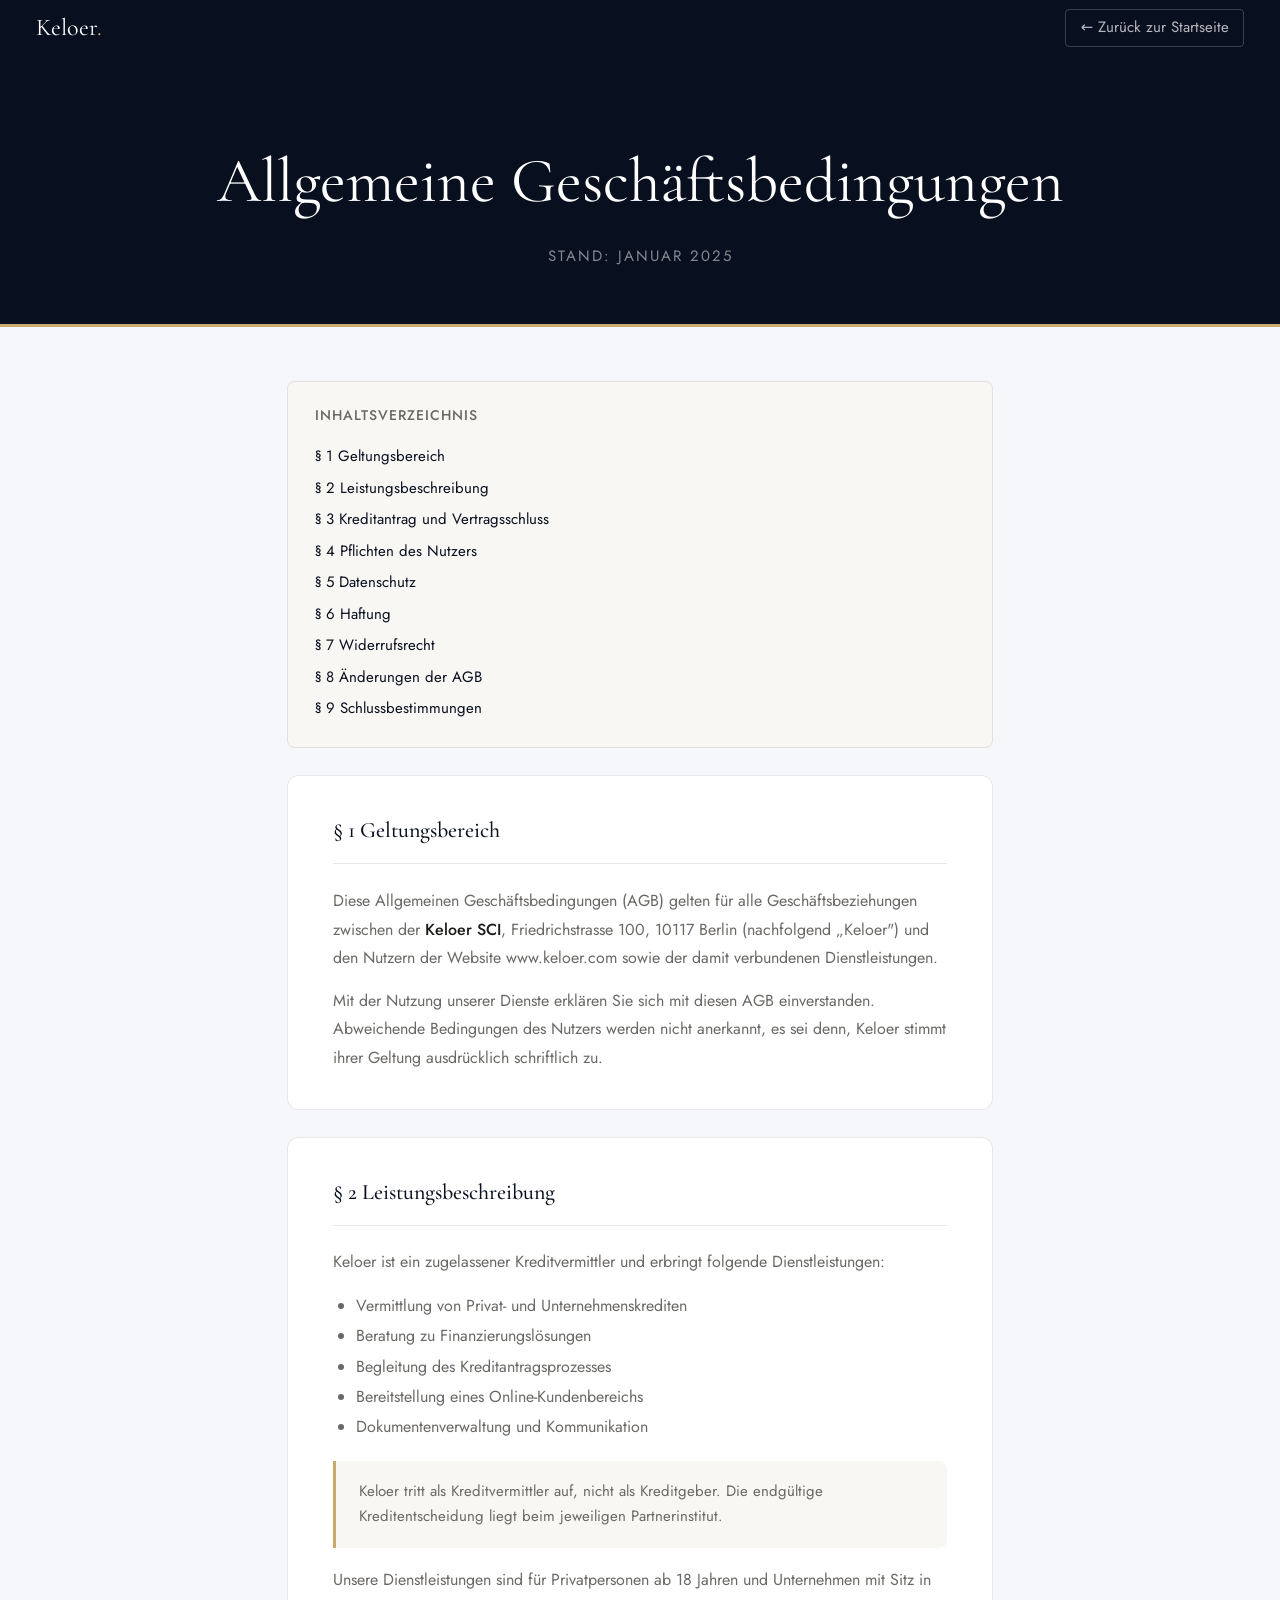
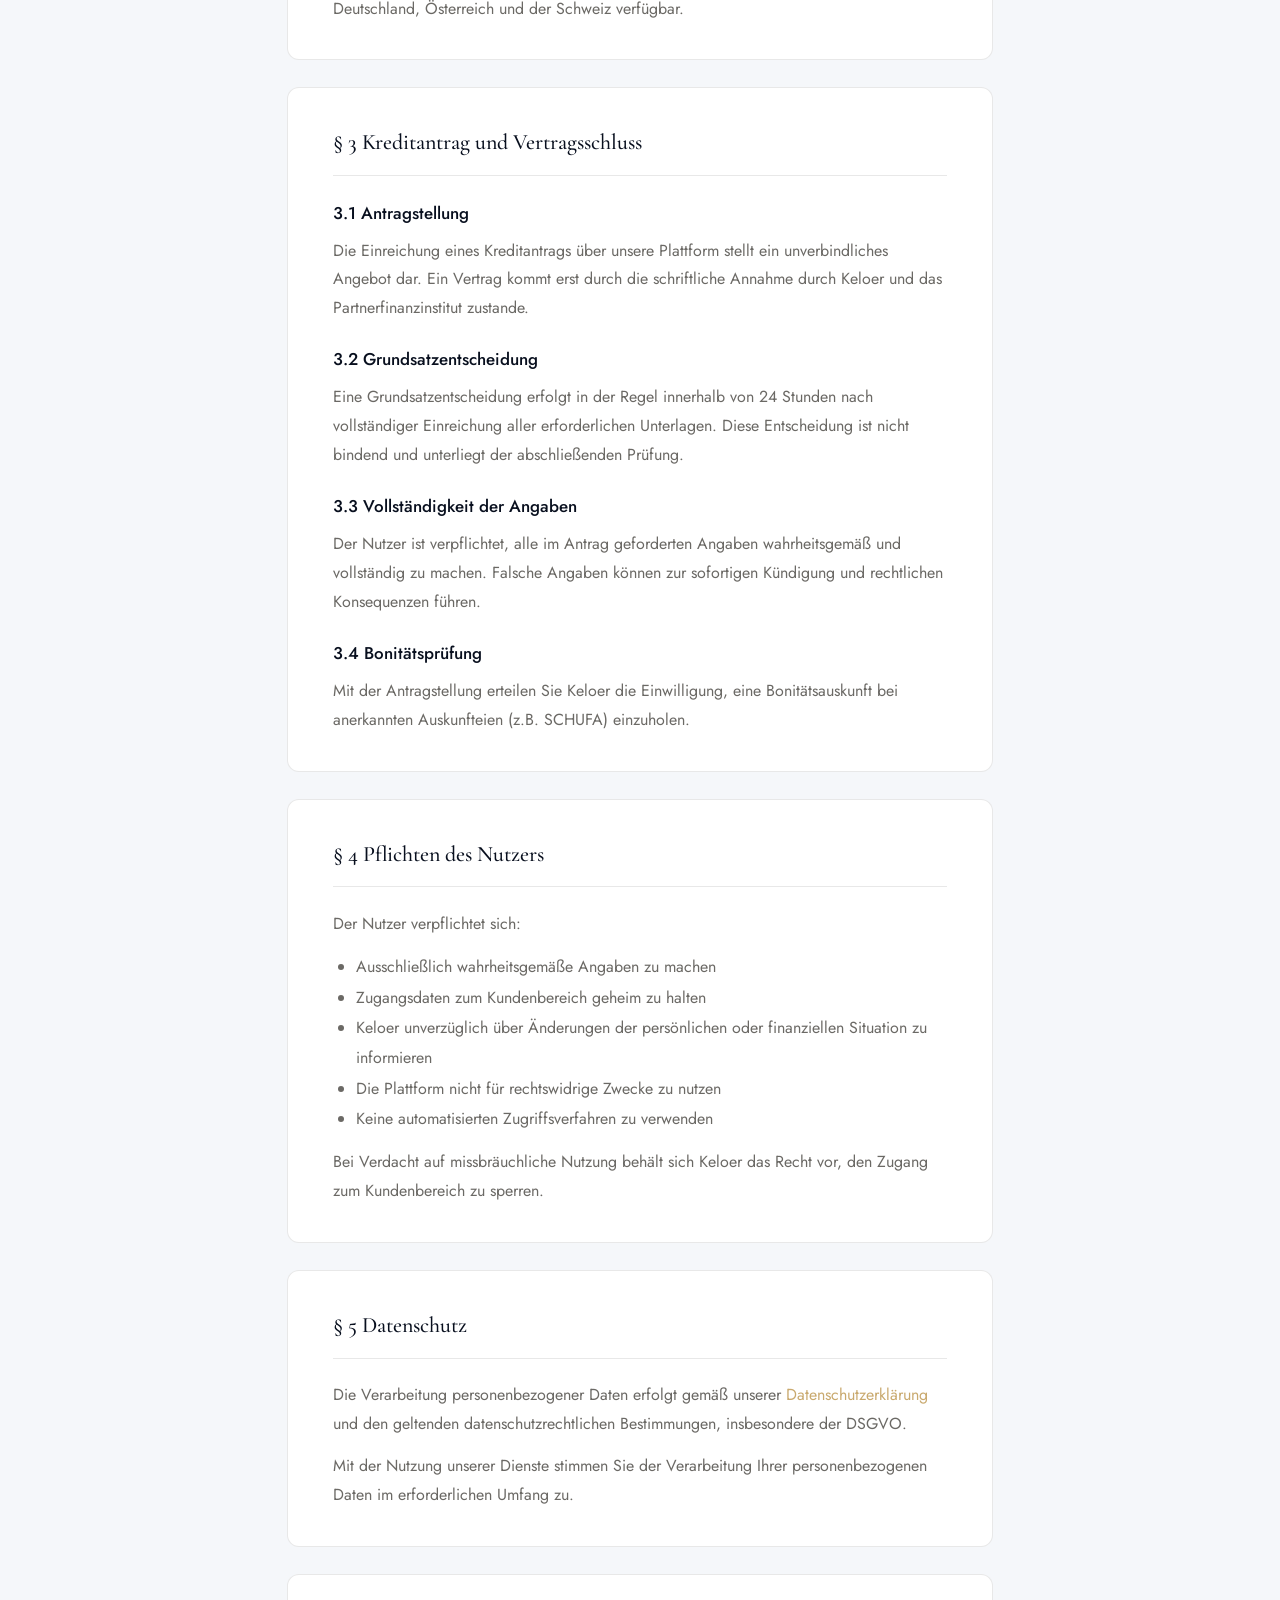
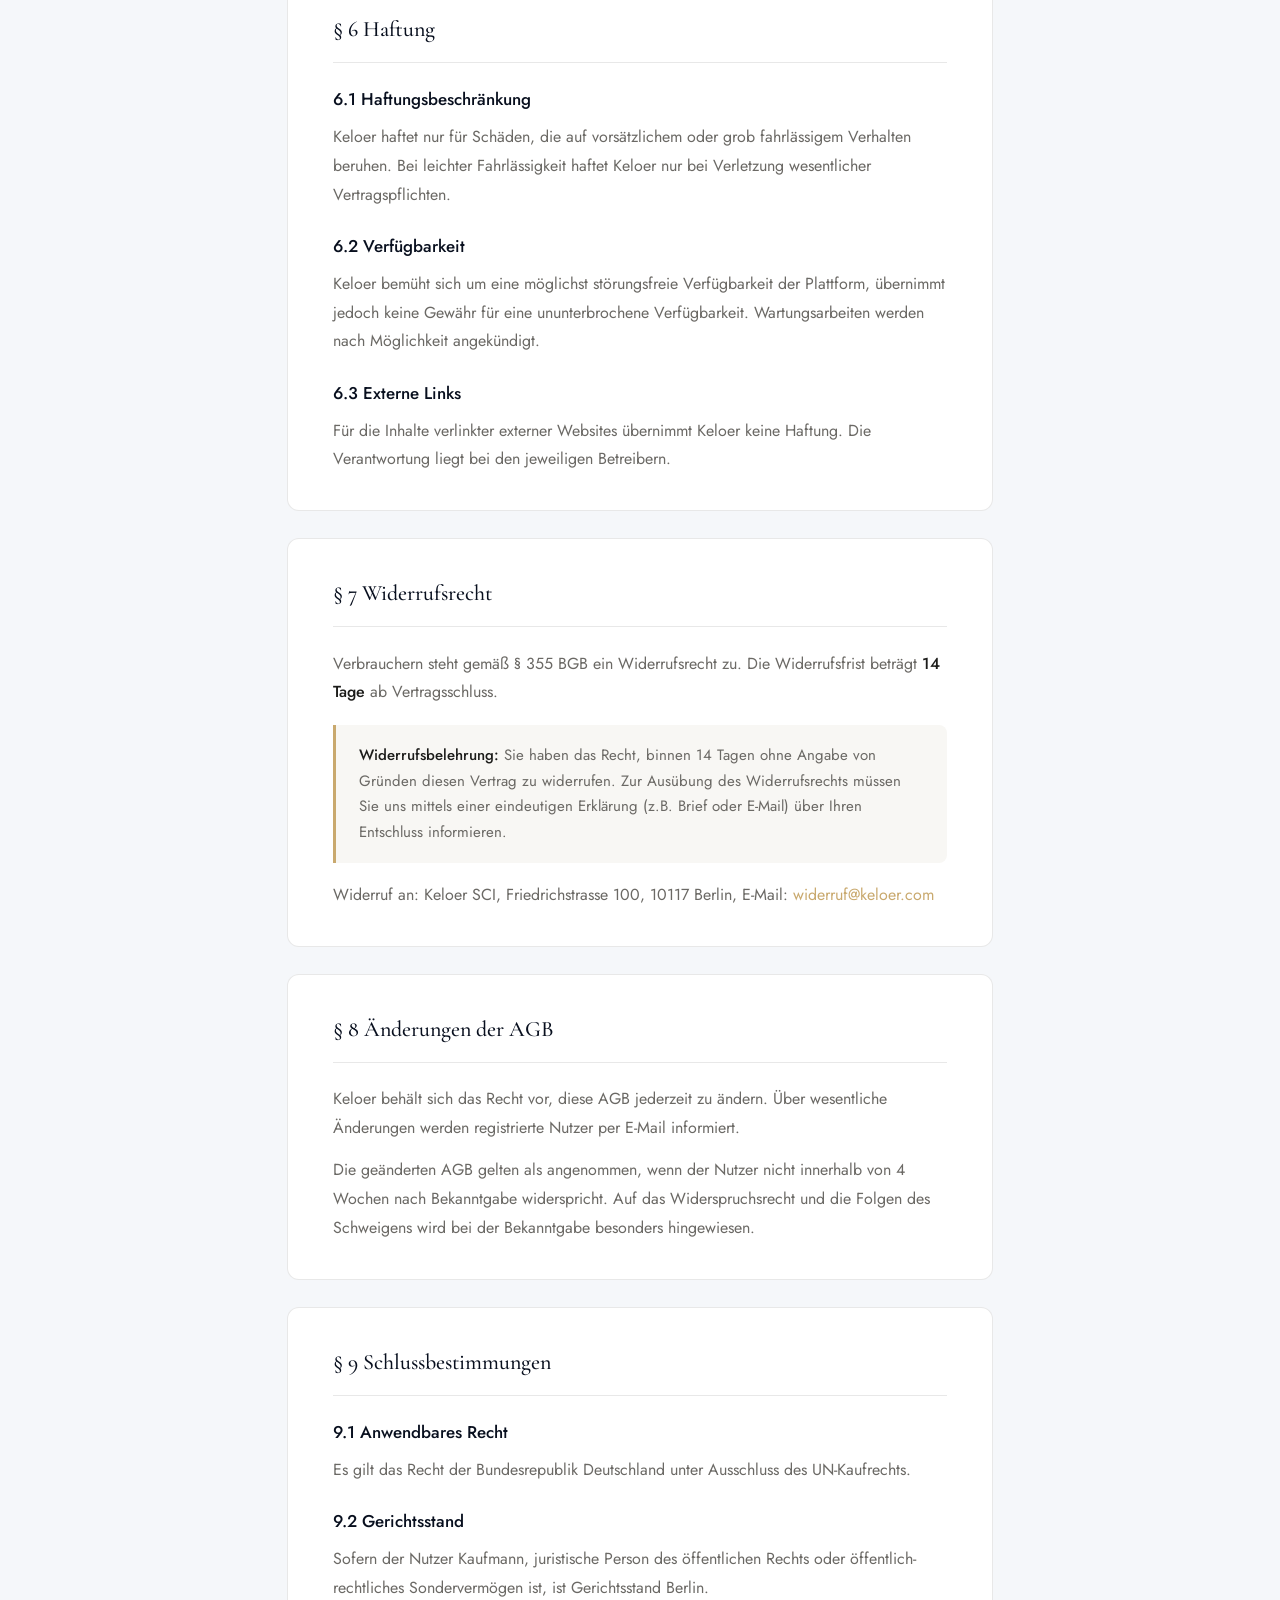
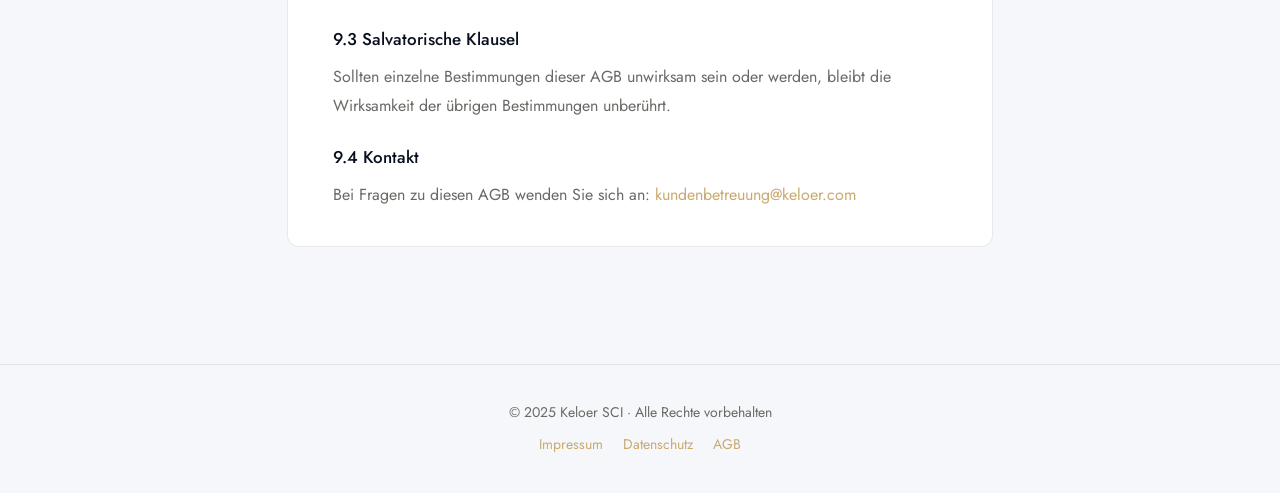
<file: agb.html>
<!DOCTYPE html>
<html lang="de">
<head>
  <meta charset="UTF-8">
  <meta name="viewport" content="width=device-width, initial-scale=1.0">
  <title>Allgemeine Geschäftsbedingungen — Keloer</title>
  <link rel="icon" type="image/svg+xml" href="favicon.svg">
  <link rel="preconnect" href="https://fonts.googleapis.com">
  <link href="https://fonts.googleapis.com/css2?family=Cormorant+Garamond:wght@400;500;600&family=Jost:wght@300;400;500&display=swap" rel="stylesheet">
  <style>
    :root {
      --navy: #080F1E; --gold: #C9A96E; --gold-l: #D4AF6A;
      --white: #ffffff; --gray-100: #F5F7FA;
      --text: #1C1C1A; --text-m: #6B6965; --border: rgba(0,0,0,0.09);
      --font-serif: 'Cormorant Garamond', Georgia, serif;
      --font-sans: 'Jost', system-ui, sans-serif;
    }
    *, *::before, *::after { box-sizing: border-box; margin: 0; padding: 0; }
    html { font-size: 18px; -webkit-font-smoothing: antialiased; }
    body { font-family: var(--font-sans); background: var(--gray-100); color: var(--text); line-height: 1.7; }
    .topbar { background: var(--navy); padding: 0 2rem; height: 56px; display: flex; align-items: center; justify-content: space-between; position: sticky; top: 0; z-index: 100; }
    .logo { font-family: var(--font-serif); font-size: 24px; color: #fff; text-decoration: none; }
    .logo span { color: var(--gold-l); }
    .back-btn { color: rgba(255,255,255,0.7); text-decoration: none; font-size: 15px; border: 0.5px solid rgba(255,255,255,0.2); padding: 5px 14px; border-radius: 4px; transition: all 0.15s; }
    .back-btn:hover { background: rgba(255,255,255,0.1); color: #fff; }
    .hero { background: var(--navy); padding: 4rem 2rem 3rem; text-align: center; border-bottom: 3px solid var(--gold); }
    .hero h1 { font-family: var(--font-serif); font-size: clamp(2rem, 5vw, 3.5rem); font-weight: 400; color: #fff; margin-bottom: 0.5rem; }
    .hero p { color: rgba(255,255,255,0.5); font-size: 15px; letter-spacing: 2px; text-transform: uppercase; }
    .container { max-width: 760px; margin: 0 auto; padding: 3rem 1.5rem 5rem; }
    .section { background: var(--white); border-radius: 12px; padding: 2rem 2.5rem; margin-bottom: 1.5rem; border: 0.5px solid var(--border); }
    .section-title { font-family: var(--font-serif); font-size: 22px; font-weight: 500; color: var(--navy); margin-bottom: 1.25rem; padding-bottom: 0.75rem; border-bottom: 1px solid var(--border); }
    .section h3 { font-size: 17px; font-weight: 500; color: var(--navy); margin: 1.25rem 0 0.5rem; }
    .section p { font-size: 16px; color: var(--text-m); margin-bottom: 0.75rem; line-height: 1.8; }
    .section p:last-child { margin-bottom: 0; }
    .section strong { color: var(--text); font-weight: 500; }
    .section a { color: var(--gold); text-decoration: none; }
    .section a:hover { text-decoration: underline; }
    .section ul { font-size: 16px; color: var(--text-m); padding-left: 1.25rem; margin-bottom: 0.75rem; line-height: 1.9; }
    .toc { background: #F8F7F4; border-radius: 8px; padding: 1.25rem 1.5rem; margin-bottom: 1.5rem; border: 0.5px solid var(--border); }
    .toc p { font-size: 14px; font-weight: 500; text-transform: uppercase; letter-spacing: 1px; color: var(--text-m); margin-bottom: 0.75rem; }
    .toc a { display: block; font-size: 15px; color: var(--navy); text-decoration: none; padding: 3px 0; }
    .toc a:hover { color: var(--gold); }
    .highlight { background: #F8F7F4; border-left: 3px solid var(--gold); border-radius: 0 8px 8px 0; padding: 1rem 1.25rem; margin: 1rem 0; font-size: 15px; color: var(--text-m); }
    .footer { text-align: center; padding: 2rem; font-size: 14px; color: var(--text-m); border-top: 0.5px solid var(--border); }
    .footer a { color: var(--gold); text-decoration: none; margin: 0 8px; }
    @media (max-width: 600px) { .section { padding: 1.5rem; } }
  </style>
</head>
<body>

<header class="topbar">
  <a href="index.html" class="logo">Keloer<span>.</span></a>
  <a href="index.html" class="back-btn">← Zurück zur Startseite</a>
</header>

<div class="hero">
  <h1>Allgemeine Geschäftsbedingungen</h1>
  <p>Stand: Januar 2025</p>
</div>

<div class="container">

  <div class="toc">
    <p>Inhaltsverzeichnis</p>
    <a href="#geltungsbereich">§ 1 Geltungsbereich</a>
    <a href="#leistungen">§ 2 Leistungsbeschreibung</a>
    <a href="#antrag">§ 3 Kreditantrag und Vertragsschluss</a>
    <a href="#pflichten">§ 4 Pflichten des Nutzers</a>
    <a href="#datenschutz">§ 5 Datenschutz</a>
    <a href="#haftung">§ 6 Haftung</a>
    <a href="#widerruf">§ 7 Widerrufsrecht</a>
    <a href="#aenderungen">§ 8 Änderungen der AGB</a>
    <a href="#schlussbestimmungen">§ 9 Schlussbestimmungen</a>
  </div>

  <div class="section" id="geltungsbereich">
    <div class="section-title">§ 1 Geltungsbereich</div>
    <p>Diese Allgemeinen Geschäftsbedingungen (AGB) gelten für alle Geschäftsbeziehungen zwischen der <strong>Keloer SCI</strong>, Friedrichstrasse 100, 10117 Berlin (nachfolgend „Keloer") und den Nutzern der Website www.keloer.com sowie der damit verbundenen Dienstleistungen.</p>
    <p>Mit der Nutzung unserer Dienste erklären Sie sich mit diesen AGB einverstanden. Abweichende Bedingungen des Nutzers werden nicht anerkannt, es sei denn, Keloer stimmt ihrer Geltung ausdrücklich schriftlich zu.</p>
  </div>

  <div class="section" id="leistungen">
    <div class="section-title">§ 2 Leistungsbeschreibung</div>
    <p>Keloer ist ein zugelassener Kreditvermittler und erbringt folgende Dienstleistungen:</p>
    <ul>
      <li>Vermittlung von Privat- und Unternehmenskrediten</li>
      <li>Beratung zu Finanzierungslösungen</li>
      <li>Begleitung des Kreditantragsprozesses</li>
      <li>Bereitstellung eines Online-Kundenbereichs</li>
      <li>Dokumentenverwaltung und Kommunikation</li>
    </ul>
    <div class="highlight">Keloer tritt als Kreditvermittler auf, nicht als Kreditgeber. Die endgültige Kreditentscheidung liegt beim jeweiligen Partnerinstitut.</div>
    <p>Unsere Dienstleistungen sind für Privatpersonen ab 18 Jahren und Unternehmen mit Sitz in Deutschland, Österreich und der Schweiz verfügbar.</p>
  </div>

  <div class="section" id="antrag">
    <div class="section-title">§ 3 Kreditantrag und Vertragsschluss</div>
    <h3>3.1 Antragstellung</h3>
    <p>Die Einreichung eines Kreditantrags über unsere Plattform stellt ein unverbindliches Angebot dar. Ein Vertrag kommt erst durch die schriftliche Annahme durch Keloer und das Partnerfinanzinstitut zustande.</p>
    <h3>3.2 Grundsatzentscheidung</h3>
    <p>Eine Grundsatzentscheidung erfolgt in der Regel innerhalb von 24 Stunden nach vollständiger Einreichung aller erforderlichen Unterlagen. Diese Entscheidung ist nicht bindend und unterliegt der abschließenden Prüfung.</p>
    <h3>3.3 Vollständigkeit der Angaben</h3>
    <p>Der Nutzer ist verpflichtet, alle im Antrag geforderten Angaben wahrheitsgemäß und vollständig zu machen. Falsche Angaben können zur sofortigen Kündigung und rechtlichen Konsequenzen führen.</p>
    <h3>3.4 Bonitätsprüfung</h3>
    <p>Mit der Antragstellung erteilen Sie Keloer die Einwilligung, eine Bonitätsauskunft bei anerkannten Auskunfteien (z.B. SCHUFA) einzuholen.</p>
  </div>

  <div class="section" id="pflichten">
    <div class="section-title">§ 4 Pflichten des Nutzers</div>
    <p>Der Nutzer verpflichtet sich:</p>
    <ul>
      <li>Ausschließlich wahrheitsgemäße Angaben zu machen</li>
      <li>Zugangsdaten zum Kundenbereich geheim zu halten</li>
      <li>Keloer unverzüglich über Änderungen der persönlichen oder finanziellen Situation zu informieren</li>
      <li>Die Plattform nicht für rechtswidrige Zwecke zu nutzen</li>
      <li>Keine automatisierten Zugriffsverfahren zu verwenden</li>
    </ul>
    <p>Bei Verdacht auf missbräuchliche Nutzung behält sich Keloer das Recht vor, den Zugang zum Kundenbereich zu sperren.</p>
  </div>

  <div class="section" id="datenschutz">
    <div class="section-title">§ 5 Datenschutz</div>
    <p>Die Verarbeitung personenbezogener Daten erfolgt gemäß unserer <a href="datenschutz.html">Datenschutzerklärung</a> und den geltenden datenschutzrechtlichen Bestimmungen, insbesondere der DSGVO.</p>
    <p>Mit der Nutzung unserer Dienste stimmen Sie der Verarbeitung Ihrer personenbezogenen Daten im erforderlichen Umfang zu.</p>
  </div>

  <div class="section" id="haftung">
    <div class="section-title">§ 6 Haftung</div>
    <h3>6.1 Haftungsbeschränkung</h3>
    <p>Keloer haftet nur für Schäden, die auf vorsätzlichem oder grob fahrlässigem Verhalten beruhen. Bei leichter Fahrlässigkeit haftet Keloer nur bei Verletzung wesentlicher Vertragspflichten.</p>
    <h3>6.2 Verfügbarkeit</h3>
    <p>Keloer bemüht sich um eine möglichst störungsfreie Verfügbarkeit der Plattform, übernimmt jedoch keine Gewähr für eine ununterbrochene Verfügbarkeit. Wartungsarbeiten werden nach Möglichkeit angekündigt.</p>
    <h3>6.3 Externe Links</h3>
    <p>Für die Inhalte verlinkter externer Websites übernimmt Keloer keine Haftung. Die Verantwortung liegt bei den jeweiligen Betreibern.</p>
  </div>

  <div class="section" id="widerruf">
    <div class="section-title">§ 7 Widerrufsrecht</div>
    <p>Verbrauchern steht gemäß § 355 BGB ein Widerrufsrecht zu. Die Widerrufsfrist beträgt <strong>14 Tage</strong> ab Vertragsschluss.</p>
    <div class="highlight">
      <strong>Widerrufsbelehrung:</strong> Sie haben das Recht, binnen 14 Tagen ohne Angabe von Gründen diesen Vertrag zu widerrufen. Zur Ausübung des Widerrufsrechts müssen Sie uns mittels einer eindeutigen Erklärung (z.B. Brief oder E-Mail) über Ihren Entschluss informieren.
    </div>
    <p>Widerruf an: Keloer SCI, Friedrichstrasse 100, 10117 Berlin, E-Mail: <a href="mailto:widerruf@keloer.com">widerruf@keloer.com</a></p>
  </div>

  <div class="section" id="aenderungen">
    <div class="section-title">§ 8 Änderungen der AGB</div>
    <p>Keloer behält sich das Recht vor, diese AGB jederzeit zu ändern. Über wesentliche Änderungen werden registrierte Nutzer per E-Mail informiert.</p>
    <p>Die geänderten AGB gelten als angenommen, wenn der Nutzer nicht innerhalb von 4 Wochen nach Bekanntgabe widerspricht. Auf das Widerspruchsrecht und die Folgen des Schweigens wird bei der Bekanntgabe besonders hingewiesen.</p>
  </div>

  <div class="section" id="schlussbestimmungen">
    <div class="section-title">§ 9 Schlussbestimmungen</div>
    <h3>9.1 Anwendbares Recht</h3>
    <p>Es gilt das Recht der Bundesrepublik Deutschland unter Ausschluss des UN-Kaufrechts.</p>
    <h3>9.2 Gerichtsstand</h3>
    <p>Sofern der Nutzer Kaufmann, juristische Person des öffentlichen Rechts oder öffentlich-rechtliches Sondervermögen ist, ist Gerichtsstand Berlin.</p>
    <h3>9.3 Salvatorische Klausel</h3>
    <p>Sollten einzelne Bestimmungen dieser AGB unwirksam sein oder werden, bleibt die Wirksamkeit der übrigen Bestimmungen unberührt.</p>
    <h3>9.4 Kontakt</h3>
    <p>Bei Fragen zu diesen AGB wenden Sie sich an: <a href="mailto:kundenbetruung@keloer.com">kundenbetreuung@keloer.com</a></p>
  </div>

</div>

<footer class="footer">
  <p>© 2025 Keloer SCI · Alle Rechte vorbehalten</p>
  <div style="margin-top:8px">
    <a href="impressum.html">Impressum</a>
    <a href="datenschutz.html">Datenschutz</a>
    <a href="agb.html">AGB</a>
  </div>
</footer>

</body>
</html>
</file>
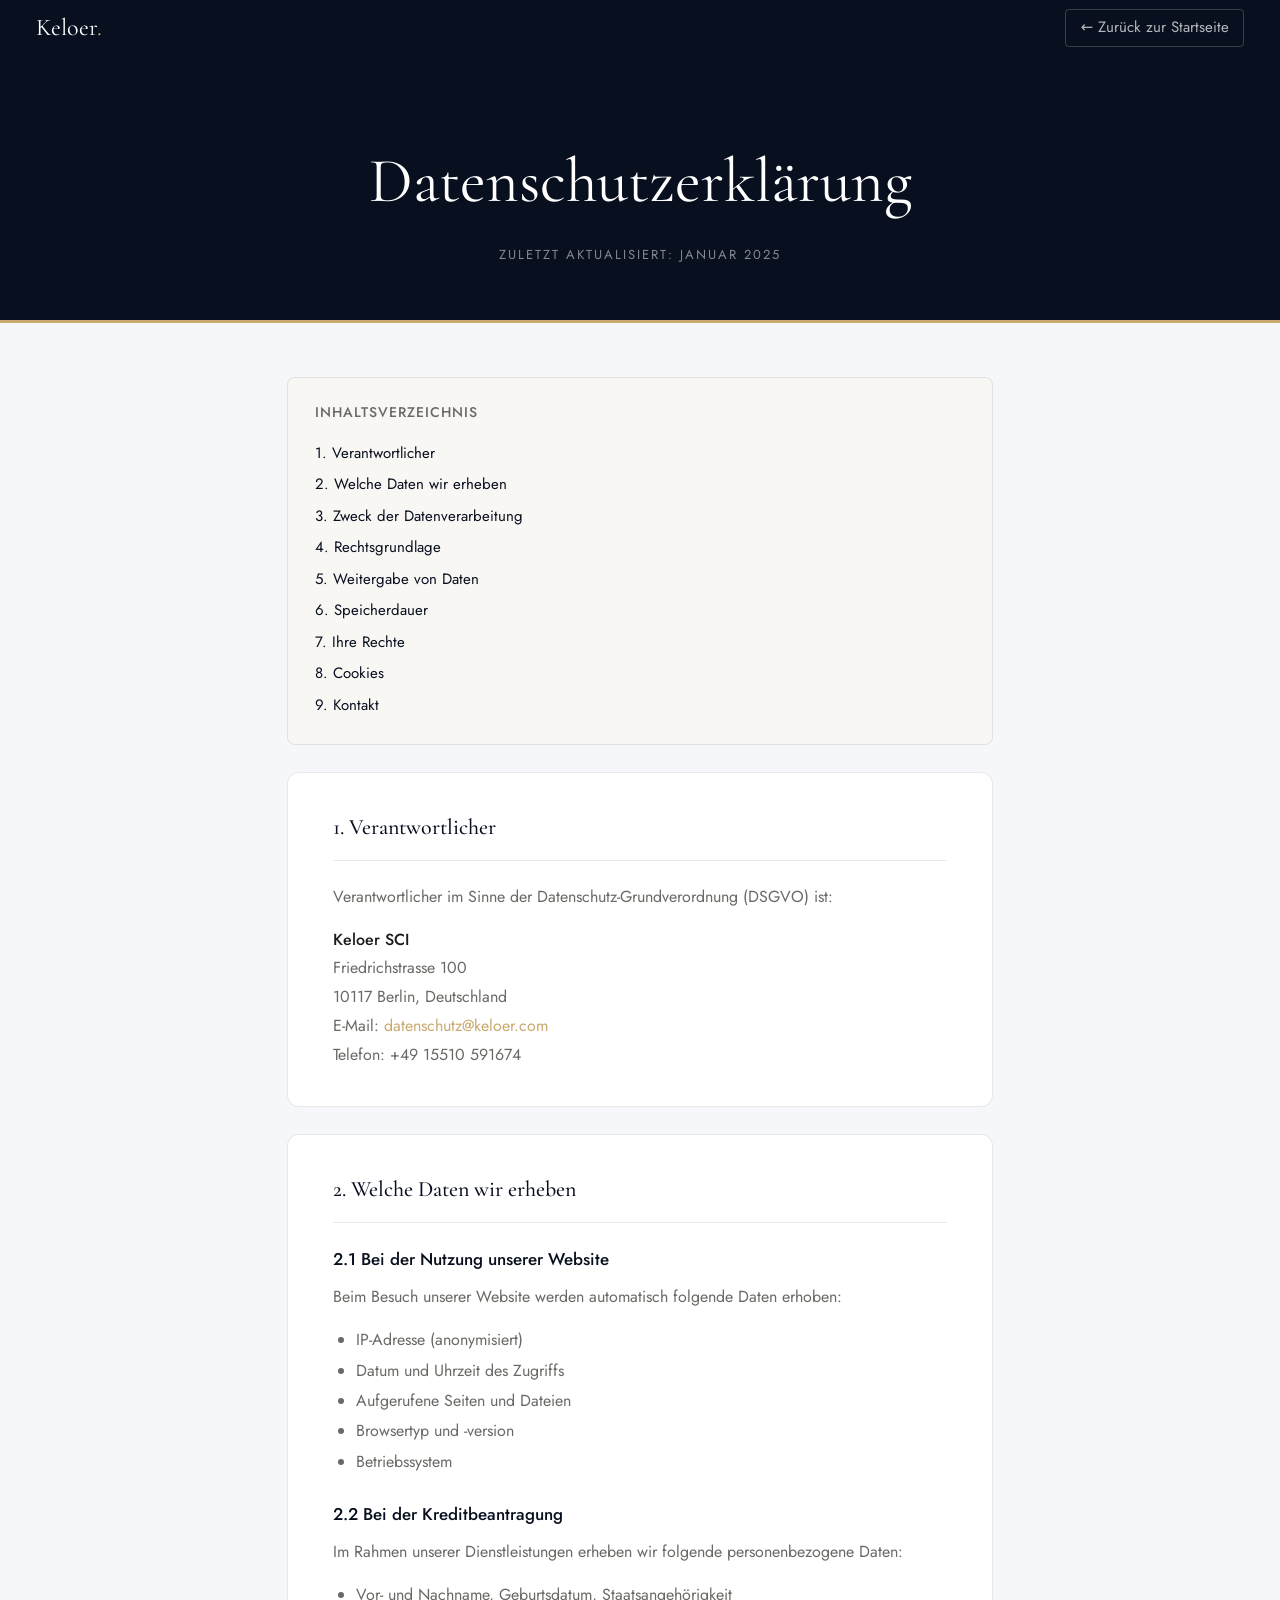
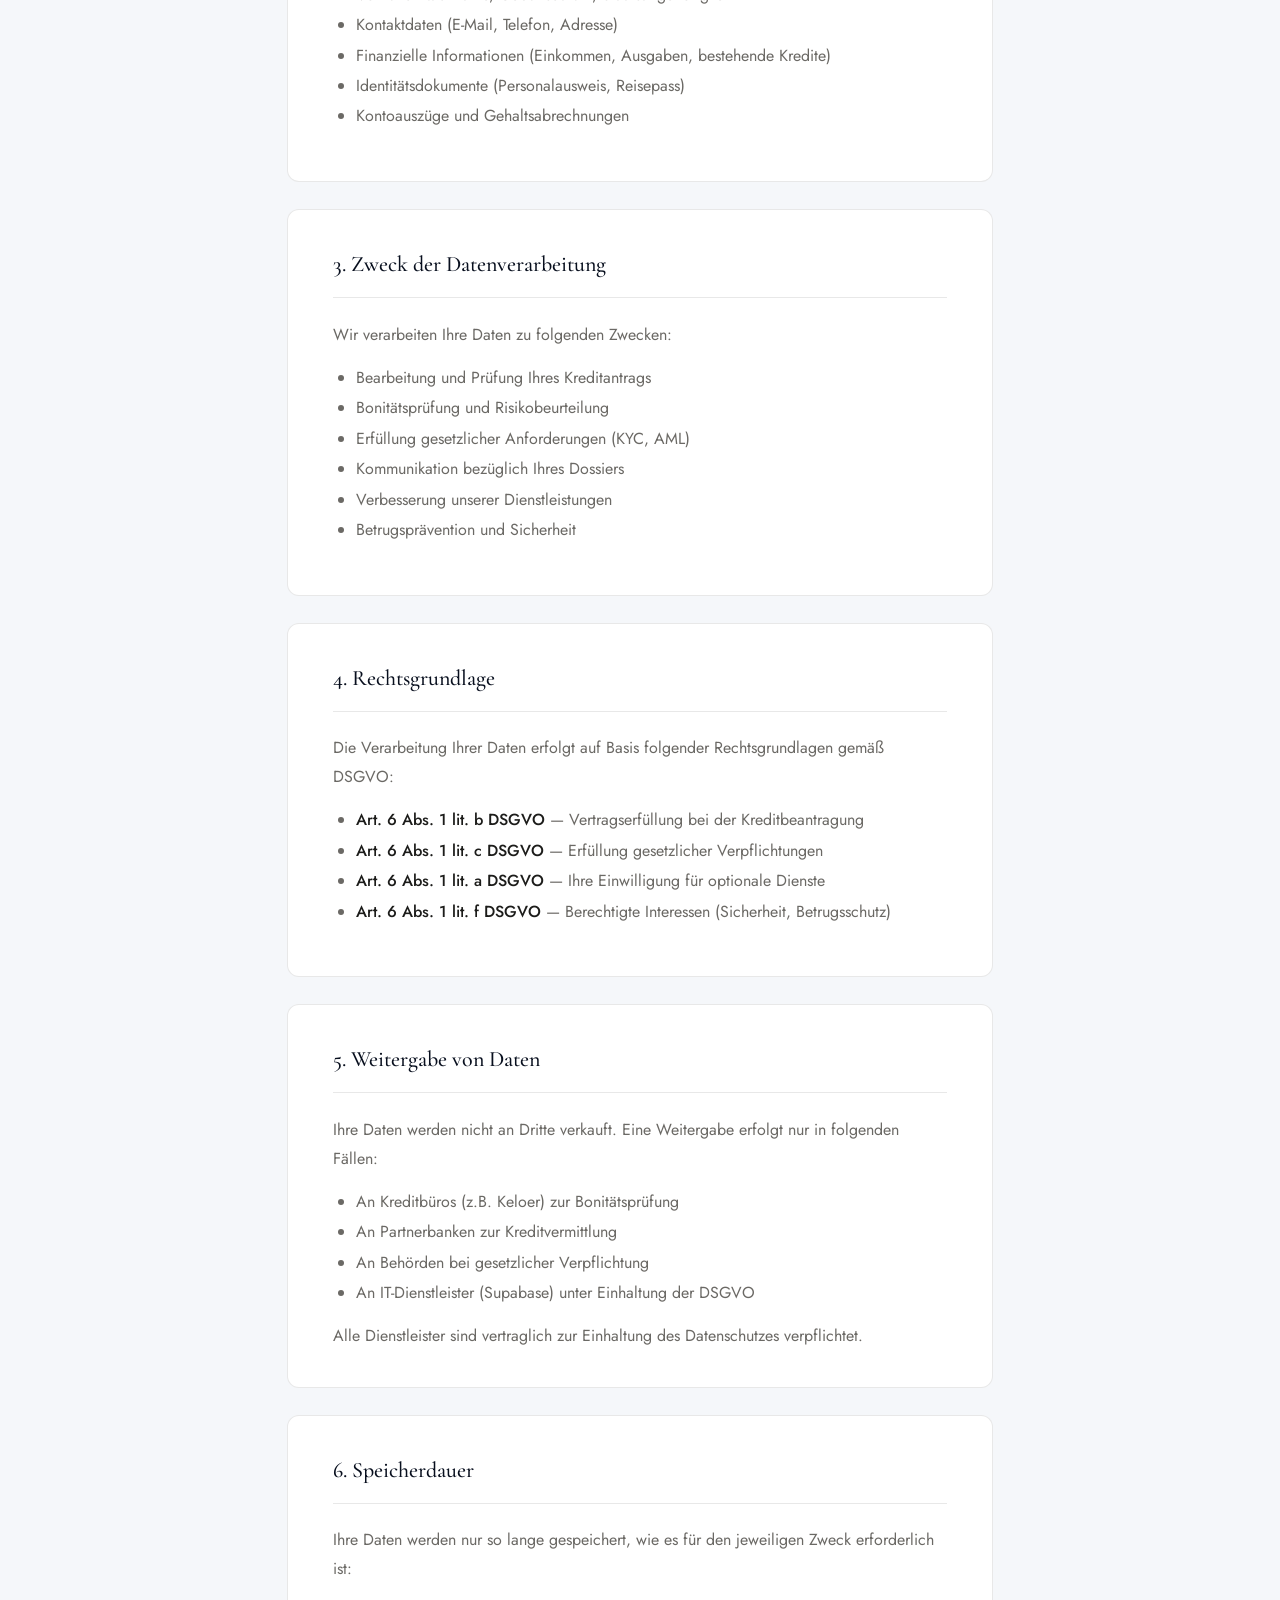
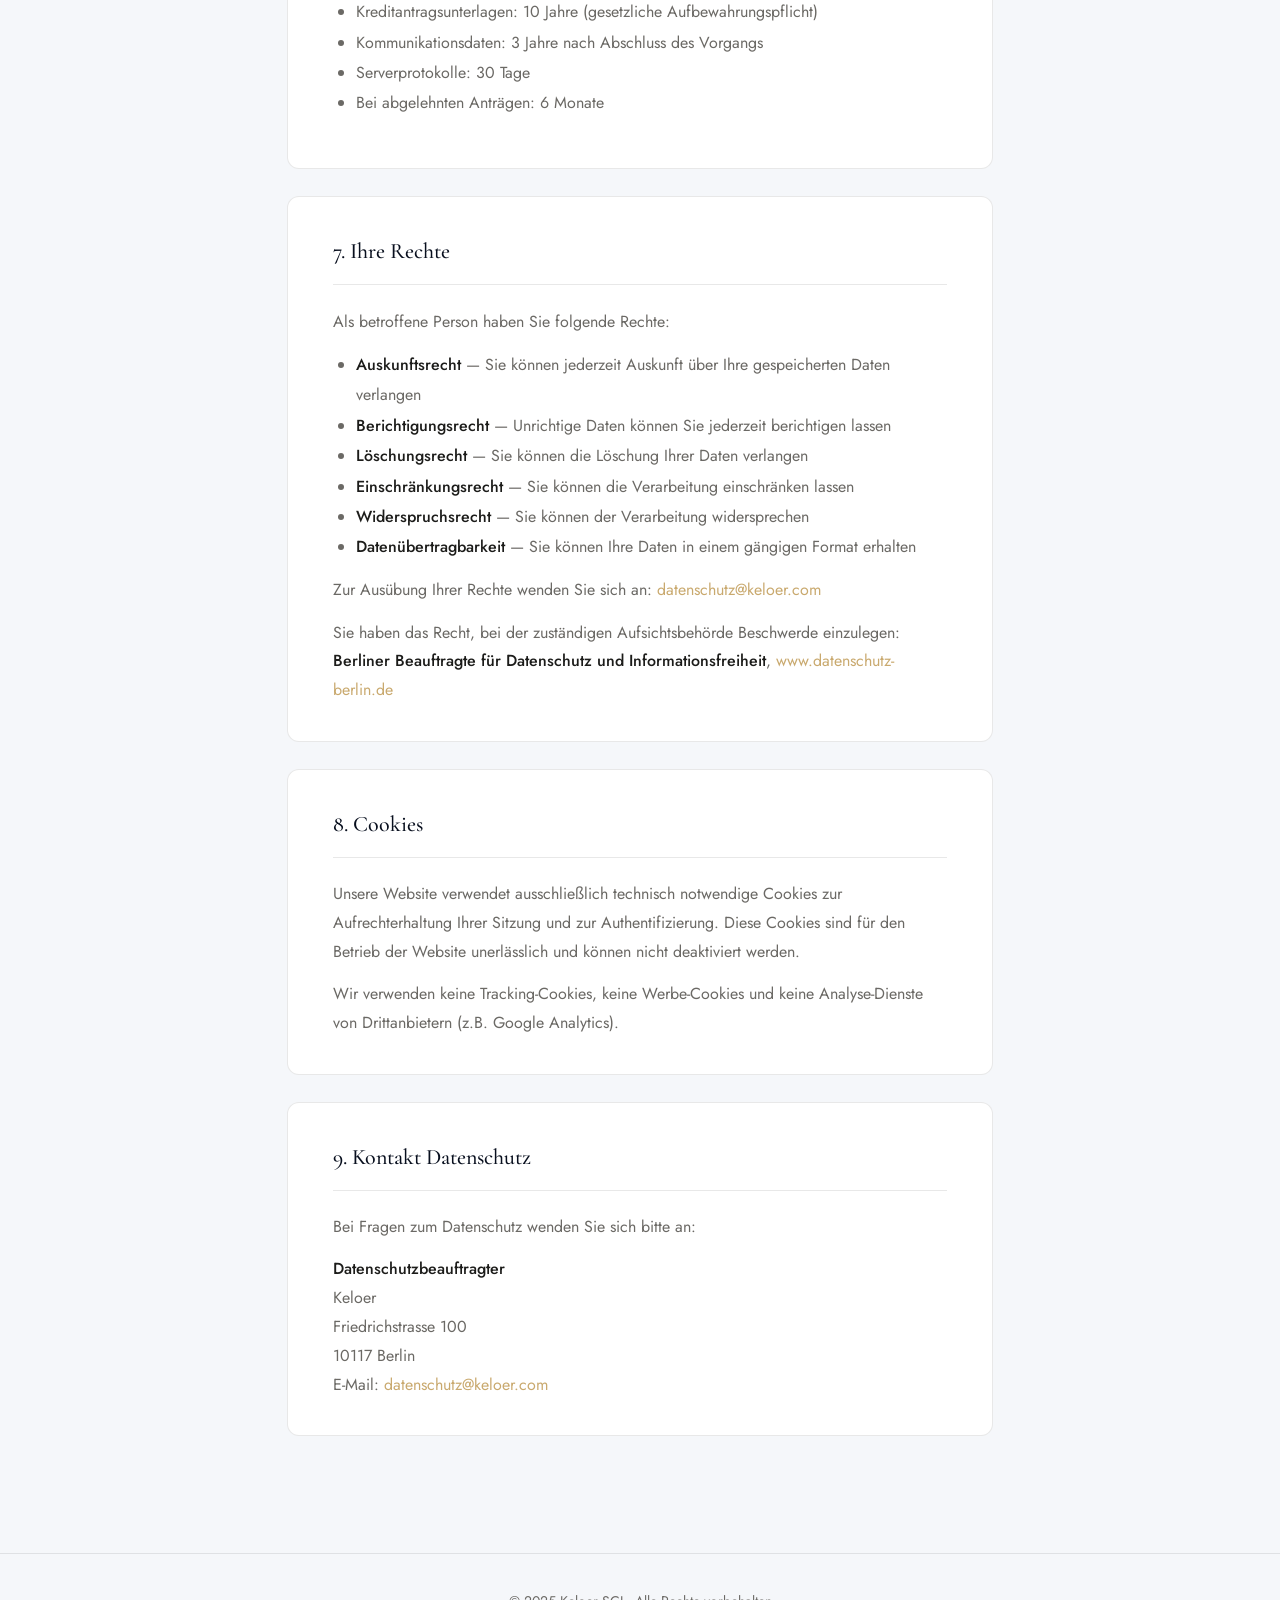
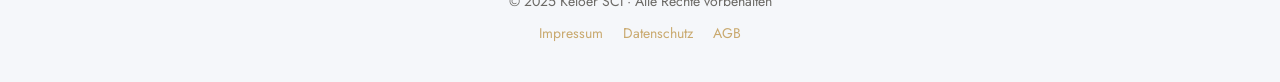
<file: datenschutz.html>
<!DOCTYPE html>
<html lang="de">
<head>
  <meta charset="UTF-8">
  <meta name="viewport" content="width=device-width, initial-scale=1.0">
  <title>Datenschutzerklärung — Keloer</title>
  <link rel="icon" type="image/svg+xml" href="favicon.svg">
  <link rel="preconnect" href="https://fonts.googleapis.com">
  <link href="https://fonts.googleapis.com/css2?family=Cormorant+Garamond:wght@400;500;600&family=Jost:wght@300;400;500&display=swap" rel="stylesheet">
  <style>
    :root {
      --navy: #080F1E; --gold: #C9A96E; --gold-l: #D4AF6A;
      --white: #ffffff; --gray-100: #F5F7FA;
      --text: #1C1C1A; --text-m: #6B6965; --border: rgba(0,0,0,0.09);
      --font-serif: 'Cormorant Garamond', Georgia, serif;
      --font-sans: 'Jost', system-ui, sans-serif;
    }
    *, *::before, *::after { box-sizing: border-box; margin: 0; padding: 0; }
    html { font-size: 18px; -webkit-font-smoothing: antialiased; }
    body { font-family: var(--font-sans); background: var(--gray-100); color: var(--text); line-height: 1.7; }
    .topbar { background: var(--navy); padding: 0 2rem; height: 56px; display: flex; align-items: center; justify-content: space-between; position: sticky; top: 0; z-index: 100; }
    .logo { font-family: var(--font-serif); font-size: 24px; color: #fff; text-decoration: none; }
    .logo span { color: var(--gold-l); }
    .back-btn { color: rgba(255,255,255,0.7); text-decoration: none; font-size: 15px; border: 0.5px solid rgba(255,255,255,0.2); padding: 5px 14px; border-radius: 4px; transition: all 0.15s; }
    .back-btn:hover { background: rgba(255,255,255,0.1); color: #fff; }
    .hero { background: var(--navy); padding: 4rem 2rem 3rem; text-align: center; border-bottom: 3px solid var(--gold); }
    .hero h1 { font-family: var(--font-serif); font-size: clamp(2rem, 5vw, 3.5rem); font-weight: 400; color: #fff; margin-bottom: 0.5rem; }
    .hero p { color: rgba(255,255,255,0.5); font-size: 13px; letter-spacing: 2px; text-transform: uppercase; }
    .container { max-width: 760px; margin: 0 auto; padding: 3rem 1.5rem 5rem; }
    .section { background: var(--white); border-radius: 12px; padding: 2rem 2.5rem; margin-bottom: 1.5rem; border: 0.5px solid var(--border); }
    .section-title { font-family: var(--font-serif); font-size: 22px; font-weight: 500; color: var(--navy); margin-bottom: 1.25rem; padding-bottom: 0.75rem; border-bottom: 1px solid var(--border); }
    .section h3 { font-size: 17px; font-weight: 500; color: var(--navy); margin: 1.25rem 0 0.5rem; }
    .section p { font-size: 16px; color: var(--text-m); margin-bottom: 0.75rem; line-height: 1.8; }
    .section p:last-child { margin-bottom: 0; }
    .section strong { color: var(--text); font-weight: 500; }
    .section a { color: var(--gold); text-decoration: none; }
    .section a:hover { text-decoration: underline; }
    .section ul { font-size: 16px; color: var(--text-m); padding-left: 1.25rem; margin-bottom: 0.75rem; line-height: 1.9; }
    .toc { background: #F8F7F4; border-radius: 8px; padding: 1.25rem 1.5rem; margin-bottom: 1.5rem; border: 0.5px solid var(--border); }
    .toc p { font-size: 14px; font-weight: 500; text-transform: uppercase; letter-spacing: 1px; color: var(--text-m); margin-bottom: 0.75rem; }
    .toc a { display: block; font-size: 15px; color: var(--navy); text-decoration: none; padding: 3px 0; }
    .toc a:hover { color: var(--gold); }
    .footer { text-align: center; padding: 2rem; font-size: 14px; color: var(--text-m); border-top: 0.5px solid var(--border); }
    .footer a { color: var(--gold); text-decoration: none; margin: 0 8px; }
    @media (max-width: 600px) { .section { padding: 1.5rem; } }
  </style>
</head>
<body>

<header class="topbar">
  <a href="index.html" class="logo">Keloer<span>.</span></a>
  <a href="index.html" class="back-btn">← Zurück zur Startseite</a>
</header>

<div class="hero">
  <h1>Datenschutzerklärung</h1>
  <p>Zuletzt aktualisiert: Januar 2025</p>
</div>

<div class="container">

  <div class="toc">
    <p>Inhaltsverzeichnis</p>
    <a href="#verantwortlicher">1. Verantwortlicher</a>
    <a href="#daten">2. Welche Daten wir erheben</a>
    <a href="#zweck">3. Zweck der Datenverarbeitung</a>
    <a href="#rechtsgrundlage">4. Rechtsgrundlage</a>
    <a href="#weitergabe">5. Weitergabe von Daten</a>
    <a href="#speicherung">6. Speicherdauer</a>
    <a href="#rechte">7. Ihre Rechte</a>
    <a href="#cookies">8. Cookies</a>
    <a href="#kontakt">9. Kontakt</a>
  </div>

  <div class="section" id="verantwortlicher">
    <div class="section-title">1. Verantwortlicher</div>
    <p>Verantwortlicher im Sinne der Datenschutz-Grundverordnung (DSGVO) ist:</p>
    <p><strong>Keloer SCI</strong><br>Friedrichstrasse 100<br>10117 Berlin, Deutschland<br>E-Mail: <a href="mailto:datenschutz@keloer.com">datenschutz@keloer.com</a><br>Telefon: +49 15510 591674</p>
  </div>

  <div class="section" id="daten">
    <div class="section-title">2. Welche Daten wir erheben</div>
    <h3>2.1 Bei der Nutzung unserer Website</h3>
    <p>Beim Besuch unserer Website werden automatisch folgende Daten erhoben:</p>
    <ul>
      <li>IP-Adresse (anonymisiert)</li>
      <li>Datum und Uhrzeit des Zugriffs</li>
      <li>Aufgerufene Seiten und Dateien</li>
      <li>Browsertyp und -version</li>
      <li>Betriebssystem</li>
    </ul>
    <h3>2.2 Bei der Kreditbeantragung</h3>
    <p>Im Rahmen unserer Dienstleistungen erheben wir folgende personenbezogene Daten:</p>
    <ul>
      <li>Vor- und Nachname, Geburtsdatum, Staatsangehörigkeit</li>
      <li>Kontaktdaten (E-Mail, Telefon, Adresse)</li>
      <li>Finanzielle Informationen (Einkommen, Ausgaben, bestehende Kredite)</li>
      <li>Identitätsdokumente (Personalausweis, Reisepass)</li>
      <li>Kontoauszüge und Gehaltsabrechnungen</li>
    </ul>
  </div>

  <div class="section" id="zweck">
    <div class="section-title">3. Zweck der Datenverarbeitung</div>
    <p>Wir verarbeiten Ihre Daten zu folgenden Zwecken:</p>
    <ul>
      <li>Bearbeitung und Prüfung Ihres Kreditantrags</li>
      <li>Bonitätsprüfung und Risikobeurteilung</li>
      <li>Erfüllung gesetzlicher Anforderungen (KYC, AML)</li>
      <li>Kommunikation bezüglich Ihres Dossiers</li>
      <li>Verbesserung unserer Dienstleistungen</li>
      <li>Betrugsprävention und Sicherheit</li>
    </ul>
  </div>

  <div class="section" id="rechtsgrundlage">
    <div class="section-title">4. Rechtsgrundlage</div>
    <p>Die Verarbeitung Ihrer Daten erfolgt auf Basis folgender Rechtsgrundlagen gemäß DSGVO:</p>
    <ul>
      <li><strong>Art. 6 Abs. 1 lit. b DSGVO</strong> — Vertragserfüllung bei der Kreditbeantragung</li>
      <li><strong>Art. 6 Abs. 1 lit. c DSGVO</strong> — Erfüllung gesetzlicher Verpflichtungen</li>
      <li><strong>Art. 6 Abs. 1 lit. a DSGVO</strong> — Ihre Einwilligung für optionale Dienste</li>
      <li><strong>Art. 6 Abs. 1 lit. f DSGVO</strong> — Berechtigte Interessen (Sicherheit, Betrugsschutz)</li>
    </ul>
  </div>

  <div class="section" id="weitergabe">
    <div class="section-title">5. Weitergabe von Daten</div>
    <p>Ihre Daten werden nicht an Dritte verkauft. Eine Weitergabe erfolgt nur in folgenden Fällen:</p>
    <ul>
      <li>An Kreditbüros (z.B. Keloer) zur Bonitätsprüfung</li>
      <li>An Partnerbanken zur Kreditvermittlung</li>
      <li>An Behörden bei gesetzlicher Verpflichtung</li>
      <li>An IT-Dienstleister (Supabase) unter Einhaltung der DSGVO</li>
    </ul>
    <p>Alle Dienstleister sind vertraglich zur Einhaltung des Datenschutzes verpflichtet.</p>
  </div>

  <div class="section" id="speicherung">
    <div class="section-title">6. Speicherdauer</div>
    <p>Ihre Daten werden nur so lange gespeichert, wie es für den jeweiligen Zweck erforderlich ist:</p>
    <ul>
      <li>Kreditantragsunterlagen: 10 Jahre (gesetzliche Aufbewahrungspflicht)</li>
      <li>Kommunikationsdaten: 3 Jahre nach Abschluss des Vorgangs</li>
      <li>Serverprotokolle: 30 Tage</li>
      <li>Bei abgelehnten Anträgen: 6 Monate</li>
    </ul>
  </div>

  <div class="section" id="rechte">
    <div class="section-title">7. Ihre Rechte</div>
    <p>Als betroffene Person haben Sie folgende Rechte:</p>
    <ul>
      <li><strong>Auskunftsrecht</strong> — Sie können jederzeit Auskunft über Ihre gespeicherten Daten verlangen</li>
      <li><strong>Berichtigungsrecht</strong> — Unrichtige Daten können Sie jederzeit berichtigen lassen</li>
      <li><strong>Löschungsrecht</strong> — Sie können die Löschung Ihrer Daten verlangen</li>
      <li><strong>Einschränkungsrecht</strong> — Sie können die Verarbeitung einschränken lassen</li>
      <li><strong>Widerspruchsrecht</strong> — Sie können der Verarbeitung widersprechen</li>
      <li><strong>Datenübertragbarkeit</strong> — Sie können Ihre Daten in einem gängigen Format erhalten</li>
    </ul>
    <p>Zur Ausübung Ihrer Rechte wenden Sie sich an: <a href="mailto:datenschutz@keloer.com">datenschutz@keloer.com</a></p>
    <p>Sie haben das Recht, bei der zuständigen Aufsichtsbehörde Beschwerde einzulegen: <strong>Berliner Beauftragte für Datenschutz und Informationsfreiheit</strong>, <a href="https://www.datenschutz-berlin.de" target="_blank">www.datenschutz-berlin.de</a></p>
  </div>

  <div class="section" id="cookies">
    <div class="section-title">8. Cookies</div>
    <p>Unsere Website verwendet ausschließlich technisch notwendige Cookies zur Aufrechterhaltung Ihrer Sitzung und zur Authentifizierung. Diese Cookies sind für den Betrieb der Website unerlässlich und können nicht deaktiviert werden.</p>
    <p>Wir verwenden keine Tracking-Cookies, keine Werbe-Cookies und keine Analyse-Dienste von Drittanbietern (z.B. Google Analytics).</p>
  </div>

  <div class="section" id="kontakt">
    <div class="section-title">9. Kontakt Datenschutz</div>
    <p>Bei Fragen zum Datenschutz wenden Sie sich bitte an:</p>
    <p><strong>Datenschutzbeauftragter</strong><br>Keloer <br>Friedrichstrasse 100<br>10117 Berlin<br>E-Mail: <a href="mailto:datenschutz@keloer.com">datenschutz@keloer.com</a></p>
  </div>

</div>

<footer class="footer">
  <p>© 2025 Keloer SCI · Alle Rechte vorbehalten</p>
  <div style="margin-top:8px">
    <a href="impressum.html">Impressum</a>
    <a href="datenschutz.html">Datenschutz</a>
    <a href="agb.html">AGB</a>
  </div>
</footer>

</body>
</html>
</file>
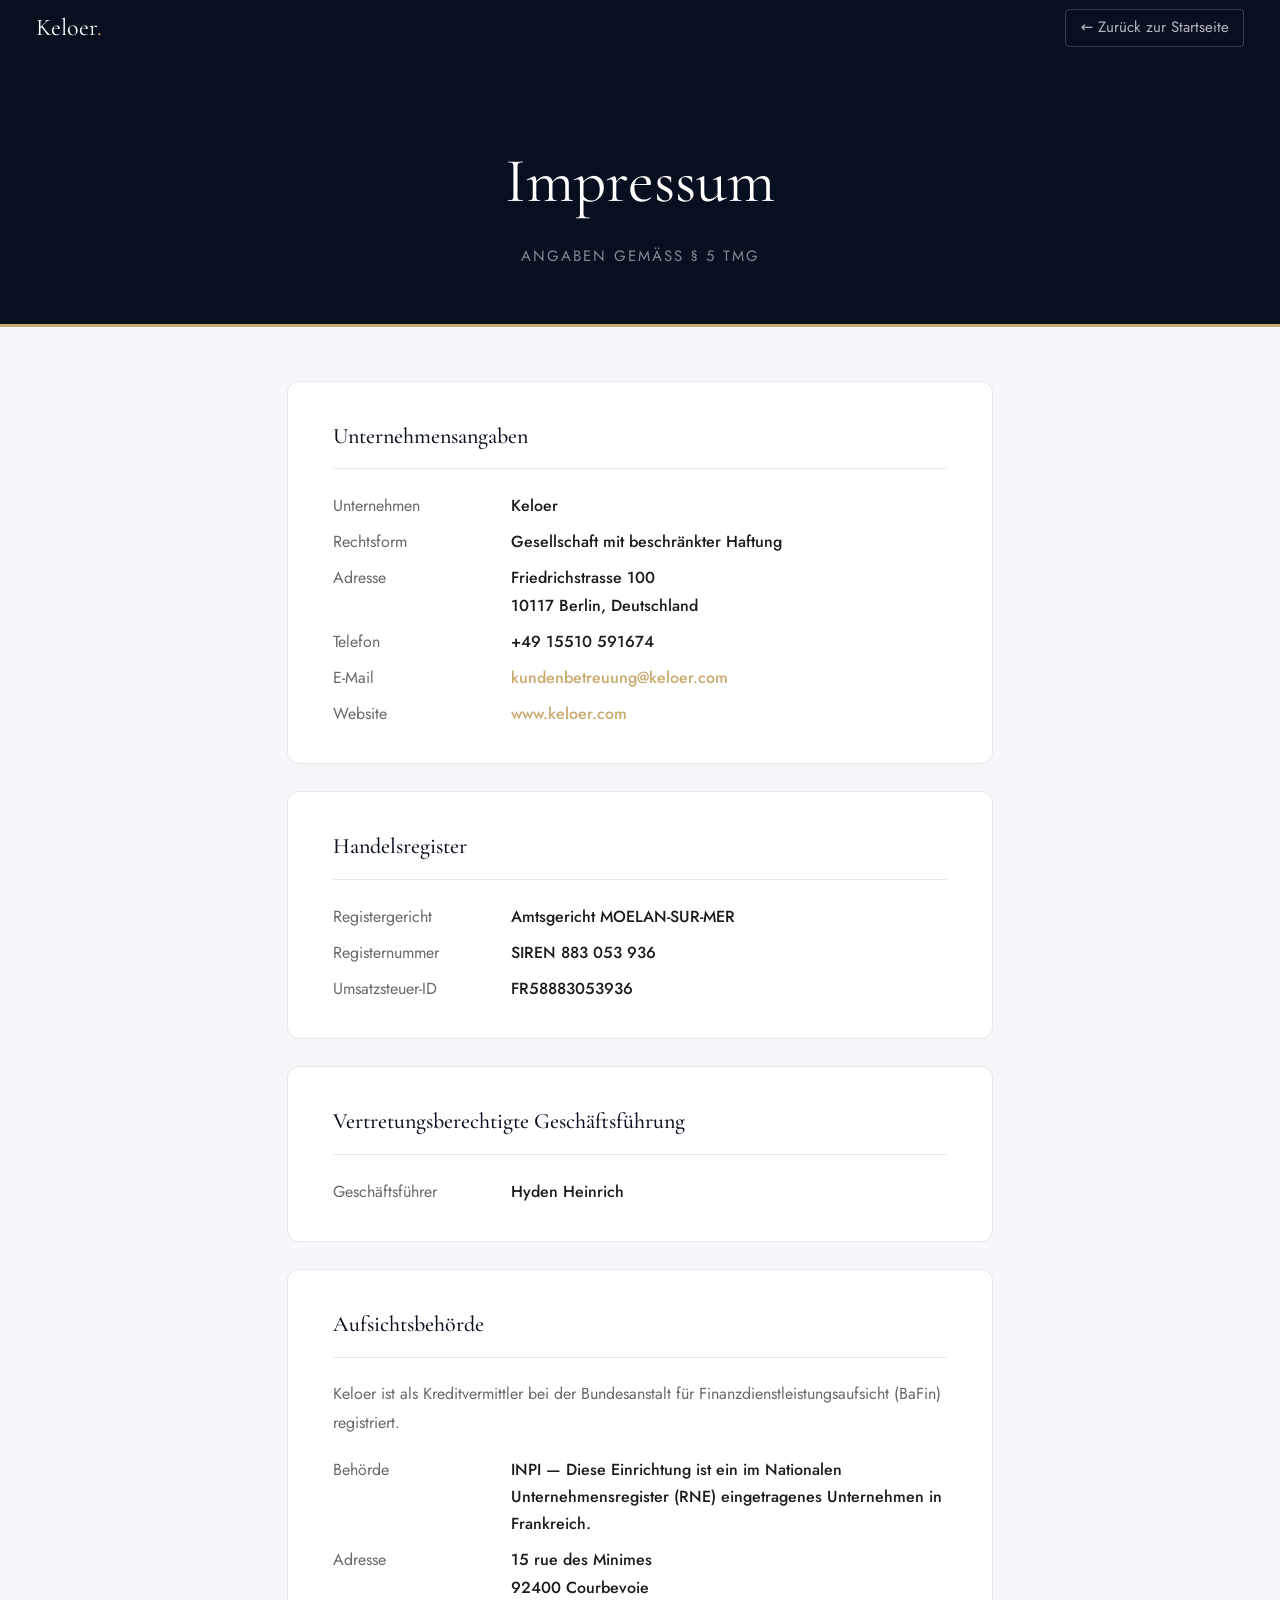
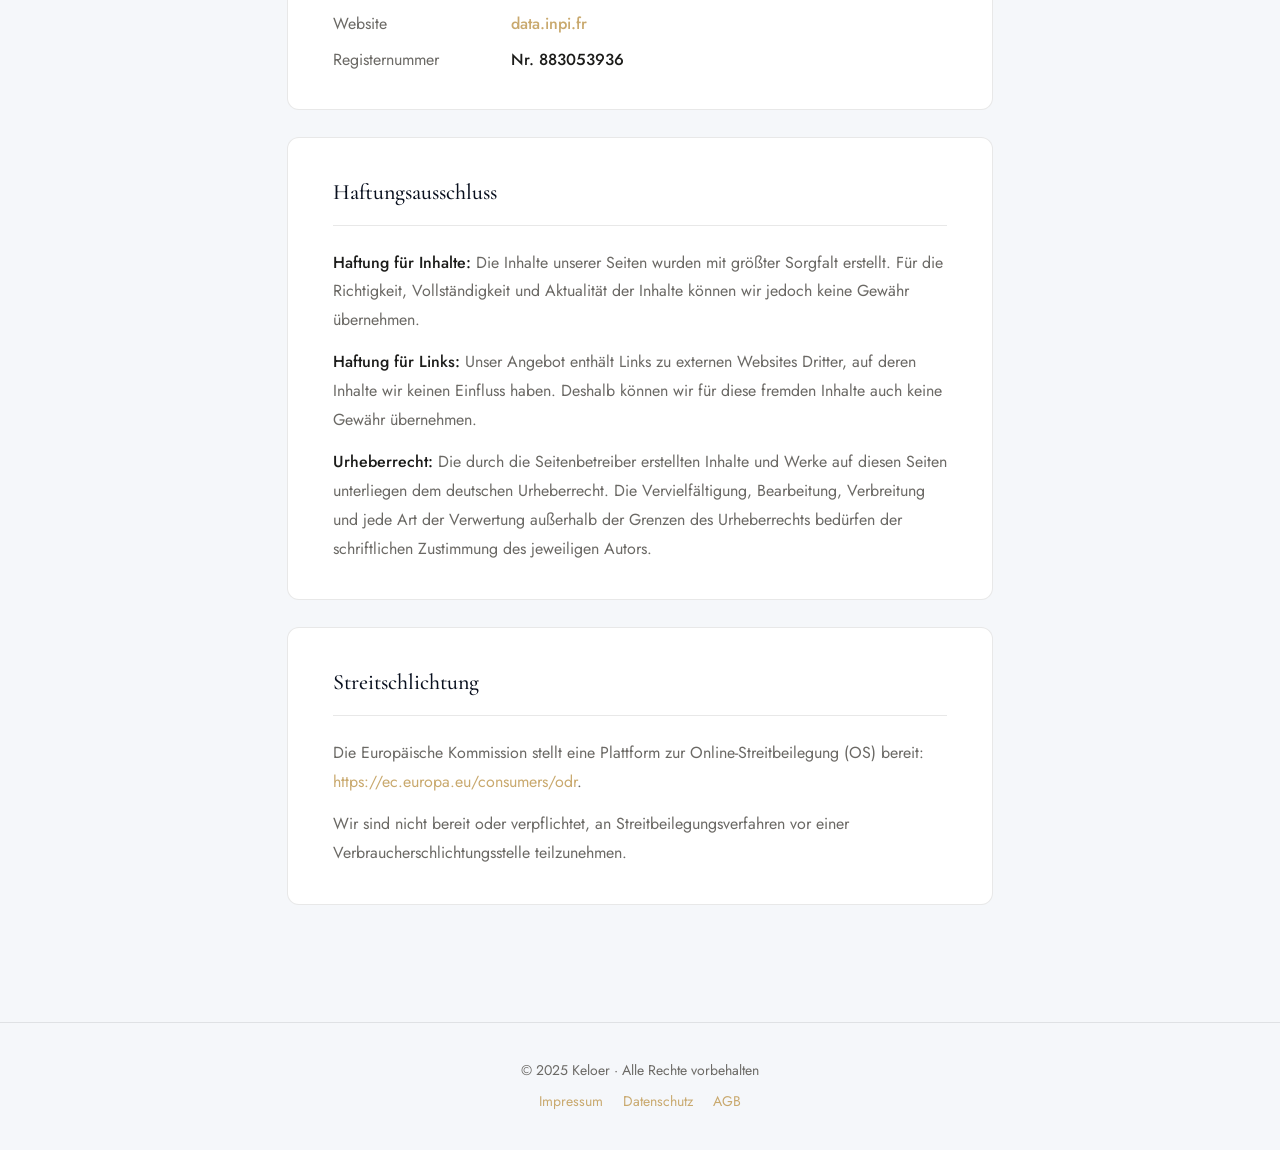
<file: impressum.html>
<!DOCTYPE html>
<html lang="de">
<head>
  <meta charset="UTF-8">
  <meta name="viewport" content="width=device-width, initial-scale=1.0">
  <title>Impressum — Keloer</title>
  <link rel="icon" type="image/svg+xml" href="favicon.svg">
  <link rel="preconnect" href="https://fonts.googleapis.com">
  <link href="https://fonts.googleapis.com/css2?family=Cormorant+Garamond:wght@400;500;600&family=Jost:wght@300;400;500&display=swap" rel="stylesheet">
  <style>
    :root {
      --navy: #080F1E;
      --gold: #C9A96E;
      --gold-l: #D4AF6A;
      --white: #ffffff;
      --gray-100: #F5F7FA;
      --text: #1C1C1A;
      --text-m: #6B6965;
      --border: rgba(0,0,0,0.09);
      --font-serif: 'Cormorant Garamond', Georgia, serif;
      --font-sans: 'Jost', system-ui, sans-serif;
    }
    *, *::before, *::after { box-sizing: border-box; margin: 0; padding: 0; }
    html { font-size: 18px; -webkit-font-smoothing: antialiased; }
    body { font-family: var(--font-sans); background: var(--gray-100); color: var(--text); line-height: 1.7; }

    /* Topbar */
    .topbar {
      background: var(--navy);
      padding: 0 2rem;
      height: 56px;
      display: flex;
      align-items: center;
      justify-content: space-between;
      position: sticky;
      top: 0;
      z-index: 100;
    }
    .logo { font-family: var(--font-serif); font-size: 24px; color: #fff; text-decoration: none; }
    .logo span { color: var(--gold-l); }
    .back-btn {
      color: rgba(255,255,255,0.7);
      text-decoration: none;
      font-size: 15px;
      font-family: var(--font-sans);
      border: 0.5px solid rgba(255,255,255,0.2);
      padding: 5px 14px;
      border-radius: 4px;
      transition: all 0.15s;
    }
    .back-btn:hover { background: rgba(255,255,255,0.1); color: #fff; }

    /* Hero */
    .hero {
      background: var(--navy);
      padding: 4rem 2rem 3rem;
      text-align: center;
      border-bottom: 3px solid var(--gold);
    }
    .hero h1 {
      font-family: var(--font-serif);
      font-size: clamp(2rem, 5vw, 3.5rem);
      font-weight: 400;
      color: #fff;
      margin-bottom: 0.5rem;
    }
    .hero p { color: rgba(255,255,255,0.5); font-size: 15px; letter-spacing: 2px; text-transform: uppercase; }

    /* Content */
    .container { max-width: 760px; margin: 0 auto; padding: 3rem 1.5rem 5rem; }

    .section {
      background: var(--white);
      border-radius: 12px;
      padding: 2rem 2.5rem;
      margin-bottom: 1.5rem;
      border: 0.5px solid var(--border);
    }
    .section-title {
      font-family: var(--font-serif);
      font-size: 22px;
      font-weight: 500;
      color: var(--navy);
      margin-bottom: 1.25rem;
      padding-bottom: 0.75rem;
      border-bottom: 1px solid var(--border);
    }
    .section p { font-size: 16px; color: var(--text-m); margin-bottom: 0.75rem; line-height: 1.8; }
    .section p:last-child { margin-bottom: 0; }
    .section strong { color: var(--text); font-weight: 500; }
    .section a { color: var(--gold); text-decoration: none; }
    .section a:hover { text-decoration: underline; }

    .info-grid {
      display: grid;
      grid-template-columns: 160px 1fr;
      gap: 0.5rem 1rem;
      font-size: 16px;
    }
    .info-grid .label { color: var(--text-m); }
    .info-grid .value { color: var(--text); font-weight: 500; }

    /* Footer */
    .footer {
      text-align: center;
      padding: 2rem;
      font-size: 14px;
      color: var(--text-m);
      border-top: 0.5px solid var(--border);
    }
    .footer a { color: var(--gold); text-decoration: none; margin: 0 8px; }

    @media (max-width: 600px) {
      .section { padding: 1.5rem; }
      .info-grid { grid-template-columns: 1fr; }
      .info-grid .label { margin-bottom: -0.25rem; font-size: 14px; }
    }
  </style>
</head>
<body>

<header class="topbar">
  <a href="index.html" class="logo">Keloer<span>.</span></a>
  <a href="index.html" class="back-btn">← Zurück zur Startseite</a>
</header>

<div class="hero">
  <h1>Impressum</h1>
  <p>Angaben gemäß § 5 TMG</p>
</div>

<div class="container">

  <div class="section">
    <div class="section-title">Unternehmensangaben</div>
    <div class="info-grid">
      <span class="label">Unternehmen</span>
      <span class="value">Keloer </span>
      <span class="label">Rechtsform</span>
      <span class="value">Gesellschaft mit beschränkter Haftung</span>
      <span class="label">Adresse</span>
      <span class="value">Friedrichstrasse 100<br>10117 Berlin, Deutschland</span>
      <span class="label">Telefon</span>
      <span class="value">+49 15510 591674</span>
      <span class="label">E-Mail</span>
      <span class="value"><a href="mailto:kundenbetruung@keloer.com">kundenbetreuung@keloer.com</a></span>
      <span class="label">Website</span>
      <span class="value"><a href="https://www.keloer.com">www.keloer.com</a></span>
    </div>
  </div>

  <div class="section">
    <div class="section-title">Handelsregister</div>
    <div class="info-grid">
      <span class="label">Registergericht</span>
      <span class="value">Amtsgericht MOELAN-SUR-MER</span>
      <span class="label">Registernummer</span>
      <span class="value"> SIREN 883 053 936 </span>
      <span class="label">Umsatzsteuer-ID</span>
      <span class="value">FR58883053936</span>
    </div>
  </div>

  <div class="section">
    <div class="section-title">Vertretungsberechtigte Geschäftsführung</div>
    <div class="info-grid">
      <span class="label">Geschäftsführer</span>
      <span class="value">Hyden Heinrich</span>
    </div>
  </div>

  <div class="section">
    <div class="section-title">Aufsichtsbehörde</div>
    <p>Keloer ist als Kreditvermittler bei der Bundesanstalt für Finanzdienstleistungsaufsicht (BaFin) registriert.</p>
    <div class="info-grid" style="margin-top:1rem">
      <span class="label">Behörde</span>
      <span class="value">INPI — Diese Einrichtung ist ein im Nationalen Unternehmensregister (RNE) eingetragenes Unternehmen in Frankreich. </span>
      <span class="label">Adresse</span>
      <span class="value">15 rue des Minimes<br>92400 Courbevoie</span>
      <span class="label">Website</span>
      <span class="value"><a href="https://data.inpi.fr" target="_blank">data.inpi.fr</a></span>
      <span class="label">Registernummer</span>
      <span class="value"> Nr. 883053936</span>
    </div>
  </div>

  <div class="section">
    <div class="section-title">Haftungsausschluss</div>
    <p><strong>Haftung für Inhalte:</strong> Die Inhalte unserer Seiten wurden mit größter Sorgfalt erstellt. Für die Richtigkeit, Vollständigkeit und Aktualität der Inhalte können wir jedoch keine Gewähr übernehmen.</p>
    <p><strong>Haftung für Links:</strong> Unser Angebot enthält Links zu externen Websites Dritter, auf deren Inhalte wir keinen Einfluss haben. Deshalb können wir für diese fremden Inhalte auch keine Gewähr übernehmen.</p>
    <p><strong>Urheberrecht:</strong> Die durch die Seitenbetreiber erstellten Inhalte und Werke auf diesen Seiten unterliegen dem deutschen Urheberrecht. Die Vervielfältigung, Bearbeitung, Verbreitung und jede Art der Verwertung außerhalb der Grenzen des Urheberrechts bedürfen der schriftlichen Zustimmung des jeweiligen Autors.</p>
  </div>

  <div class="section">
    <div class="section-title">Streitschlichtung</div>
    <p>Die Europäische Kommission stellt eine Plattform zur Online-Streitbeilegung (OS) bereit: <a href="https://ec.europa.eu/consumers/odr" target="_blank">https://ec.europa.eu/consumers/odr</a>.</p>
    <p>Wir sind nicht bereit oder verpflichtet, an Streitbeilegungsverfahren vor einer Verbraucherschlichtungsstelle teilzunehmen.</p>
  </div>

</div>

<footer class="footer">
  <p>© 2025 Keloer · Alle Rechte vorbehalten</p>
  <div style="margin-top:8px">
    <a href="impressum.html">Impressum</a>
    <a href="datenschutz.html">Datenschutz</a>
    <a href="agb.html">AGB</a>
  </div>
</footer>

</body>
</html>
</file>
<file: meridia/css/main.css>
/* =========================================
   MERIDIA BANQUE & CRÉDIT — main.css
   Variables · Reset · Typographie · Layout
   ========================================= */

@import url('https://fonts.googleapis.com/css2?family=Cormorant+Garamond:wght@400;500;600&family=Jost:wght@300;400;500&display=swap');

/* --- Variables --- */
:root {
  --navy:        #0C2340;
  --navy-mid:    #1a3a5c;
  --navy-light:  #2a5280;
  --gold:        #B8963E;
  --gold-light:  #D4AF6A;
  --cream:       #F7F5F0;
  --cream-dark:  #EDE9E0;
  --white:       #ffffff;
  --gray-100:    #F4F4F2;
  --gray-200:    #E8E7E3;
  --gray-400:    #BEBCB5;
  --gray-600:    #8A8880;
  --gray-800:    #444441;
  --text-main:   #1C1C1A;
  --text-muted:  #6B6965;
  --text-light:  #9B9995;
  --border:      rgba(0,0,0,0.10);
  --border-md:   rgba(0,0,0,0.18);
  --success-bg:  #EAF3DE;
  --success-txt: #27500A;
  --success-bdr: #3B6D11;
  --warn-bg:     #FAEEDA;
  --warn-txt:    #633806;
  --warn-bdr:    #BA7517;
  --info-bg:     #E6F1FB;
  --info-txt:    #0C447C;
  --info-bdr:    #185FA5;
  --danger-bg:   #FCEBEB;
  --danger-txt:  #791F1F;
  --danger-bdr:  #A32D2D;
  --radius-sm:   4px;
  --radius-md:   6px;
  --radius-lg:   8px;
  --radius-xl:   12px;
  --shadow-card: 0 1px 4px rgba(0,0,0,0.06);
  --transition:  all 0.15s ease;
  --font-serif:  'Cormorant Garamond', Georgia, serif;
  --font-sans:   'Jost', system-ui, sans-serif;
}

/* --- Reset --- */
*, *::before, *::after {
  box-sizing: border-box;
  margin: 0;
  padding: 0;
}

html {
  font-size: 14px;
  scroll-behavior: smooth;
}

body {
  font-family: var(--font-sans);
  background: var(--gray-100);
  color: var(--text-main);
  line-height: 1.6;
  -webkit-font-smoothing: antialiased;
}

img { max-width: 100%; display: block; }
a { text-decoration: none; color: inherit; }
button { cursor: pointer; font-family: var(--font-sans); }
input, select, textarea { font-family: var(--font-sans); }
ul, ol { list-style: none; }

/* --- Typography --- */
h1, h2, h3, h4 {
  font-family: var(--font-serif);
  font-weight: 600;
  line-height: 1.2;
}

h1 { font-size: 42px; }
h2 { font-size: 28px; }
h3 { font-size: 20px; }
h4 { font-size: 16px; }

.serif { font-family: var(--font-serif); }
.muted { color: var(--text-muted); }
.gold  { color: var(--gold); }

/* --- Layout --- */
.container {
  max-width: 960px;
  margin: 0 auto;
  padding: 0 1.5rem;
}

.wrap {
  max-width: 960px;
  margin: 0 auto;
  padding: 2rem 1.5rem;
}

.grid-2 { display: grid; grid-template-columns: 1fr 1fr; gap: 1rem; }
.grid-3 { display: grid; grid-template-columns: 1fr 1fr 1fr; gap: 1rem; }
.grid-4 { display: grid; grid-template-columns: repeat(4, minmax(0,1fr)); gap: 10px; }
.grid-auto { display: grid; grid-template-columns: repeat(auto-fit, minmax(200px, 1fr)); gap: 14px; }

/* --- Cards --- */
.card {
  background: var(--white);
  border: 0.5px solid var(--border);
  border-radius: var(--radius-lg);
  padding: 1.25rem;
}

.card-navy {
  background: var(--navy);
  border-radius: var(--radius-lg);
  padding: 1.25rem;
  color: var(--white);
}

/* --- Badges --- */
.badge {
  display: inline-block;
  padding: 2px 10px;
  border-radius: 20px;
  font-size: 10px;
  font-weight: 500;
}
.badge-ok      { background: var(--success-bg); color: var(--success-txt); }
.badge-warn    { background: var(--warn-bg);    color: var(--warn-txt); }
.badge-info    { background: var(--info-bg);    color: var(--info-txt); }
.badge-danger  { background: var(--danger-bg);  color: var(--danger-txt); }

/* --- Buttons --- */
.btn {
  display: inline-flex;
  align-items: center;
  justify-content: center;
  gap: 6px;
  padding: 8px 20px;
  border-radius: var(--radius-sm);
  font-size: 13px;
  font-weight: 500;
  font-family: var(--font-sans);
  border: none;
  transition: var(--transition);
  letter-spacing: 0.3px;
  white-space: nowrap;
}
.btn-primary   { background: var(--navy);  color: var(--white); }
.btn-primary:hover { background: var(--navy-mid); }
.btn-gold      { background: var(--gold);  color: var(--white); }
.btn-gold:hover { background: #9a7d33; }
.btn-outline   { background: transparent; color: var(--text-main); border: 0.5px solid var(--border-md); }
.btn-outline:hover { background: var(--gray-100); }
.btn-ghost-light { background: transparent; color: rgba(255,255,255,0.75); border: 0.5px solid rgba(255,255,255,0.25); }
.btn-ghost-light:hover { background: rgba(255,255,255,0.08); color: var(--white); }
.btn-sm { padding: 5px 14px; font-size: 11px; }
.btn-full { width: 100%; }

/* --- Form elements --- */
.fg { margin-bottom: 1rem; }
.fg label {
  display: block;
  font-size: 10px;
  font-weight: 500;
  color: var(--text-muted);
  margin-bottom: 5px;
  text-transform: uppercase;
  letter-spacing: 0.5px;
}
.fg input,
.fg select,
.fg textarea {
  width: 100%;
  padding: 9px 12px;
  border: 0.5px solid var(--border-md);
  border-radius: var(--radius-sm);
  font-size: 13px;
  background: var(--white);
  color: var(--text-main);
  outline: none;
  transition: border-color 0.15s;
}
.fg input:focus,
.fg select:focus,
.fg textarea:focus {
  border-color: var(--navy);
  box-shadow: 0 0 0 3px rgba(12,35,64,0.08);
}
.fg textarea { resize: vertical; min-height: 80px; line-height: 1.5; }
.fg-row { display: grid; grid-template-columns: 1fr 1fr; gap: 10px; }

/* --- Step bar --- */
.step-bar {
  display: flex;
  border: 0.5px solid var(--border);
  border-radius: var(--radius-sm);
  overflow: hidden;
  margin-bottom: 1.5rem;
}
.step-bar .si {
  flex: 1;
  padding: 8px 6px;
  text-align: center;
  font-size: 11px;
  background: var(--gray-100);
  color: var(--text-muted);
  border-right: 0.5px solid var(--border);
  transition: var(--transition);
}
.step-bar .si:last-child { border-right: none; }
.step-bar .si.act  { background: var(--navy);  color: var(--white); font-weight: 500; }
.step-bar .si.done { background: var(--cream); color: var(--navy);  font-weight: 500; }

/* --- Tab form panels --- */
.tf { display: none; }
.tf.act { display: block; }

/* --- Progress bar --- */
.prog-bar {
  height: 4px;
  background: var(--gray-200);
  border-radius: 2px;
  overflow: hidden;
}
.prog-fill {
  height: 100%;
  background: var(--navy);
  border-radius: 2px;
  transition: width 0.4s ease;
}

/* --- Divider --- */
.divider { border: none; border-top: 0.5px solid var(--border); }

/* --- Utility --- */
.text-center { text-align: center; }
.mt-1 { margin-top: 0.5rem; }
.mt-2 { margin-top: 1rem; }
.mt-3 { margin-top: 1.5rem; }
.mt-4 { margin-top: 2rem; }
.mb-1 { margin-bottom: 0.5rem; }
.mb-2 { margin-bottom: 1rem; }
.mb-3 { margin-bottom: 1.5rem; }
.flex  { display: flex; }
.flex-between { display: flex; justify-content: space-between; align-items: center; }
.flex-center  { display: flex; align-items: center; }
.gap-1 { gap: 0.5rem; }
.gap-2 { gap: 1rem; }

/* --- Pages visibility --- */
.pg { display: none; }
.pg.act { display: block; }

/* --- Panels in dashboard --- */
.dpanel { display: none; }
.dpanel.act { display: block; }

/* --- Tab forms in apply page --- */
.tab-content { display: none; }
.tab-content.act { display: block; }

/* --- Section headers --- */
.sec-h2 {
  font-family: var(--font-serif);
  font-size: 26px;
  font-weight: 600;
  margin-bottom: 0.4rem;
}
.sec-sub {
  font-size: 13px;
  color: var(--text-muted);
  margin-bottom: 1.5rem;
}

/* --- Responsive helpers --- */
@media (max-width: 768px) {
  h1 { font-size: 28px; }
  h2 { font-size: 22px; }
  .grid-2, .grid-3, .grid-4 { grid-template-columns: 1fr; }
  .fg-row { grid-template-columns: 1fr; }
  .container, .wrap { padding: 0 1rem; }
}
</file>
<file: meridia/css/nav.css>
/* =========================================
   MERIDIA — nav.css
   Topbar · Navigation · Notification bell
   ========================================= */

/* --- Topbar --- */
.topbar {
  background: var(--navy);
  color: #9aa8b5;
  font-size: 11px;
  padding: 5px 1.5rem;
  display: flex;
  justify-content: space-between;
  align-items: center;
  letter-spacing: 0.2px;
}
.topbar-right {
  display: flex;
  gap: 20px;
}
.topbar-right a {
  color: #9aa8b5;
  text-decoration: none;
  transition: color 0.15s;
}
.topbar-right a:hover { color: var(--white); }

/* --- Main Navigation --- */
.main-nav {
  background: var(--white);
  border-bottom: 0.5px solid var(--border);
  padding: 0 1.5rem;
  display: flex;
  align-items: center;
  justify-content: space-between;
  height: 62px;
  position: sticky;
  top: 0;
  z-index: 100;
}

/* Logo */
.logo {
  display: flex;
  align-items: baseline;
  gap: 0;
  text-decoration: none;
}
.logo-name {
  font-family: var(--font-serif);
  font-size: 26px;
  font-weight: 600;
  color: var(--navy);
  letter-spacing: -0.5px;
}
.logo-tag {
  font-size: 10px;
  color: var(--gold);
  letter-spacing: 2px;
  text-transform: uppercase;
  font-weight: 500;
  margin-left: 7px;
  padding-top: 2px;
}

/* Nav links */
.nav-links {
  display: flex;
  gap: 2px;
}
.nav-link {
  background: none;
  border: none;
  padding: 8px 14px;
  border-radius: var(--radius-md);
  font-size: 13px;
  font-weight: 400;
  color: var(--text-muted);
  cursor: pointer;
  transition: var(--transition);
  font-family: var(--font-sans);
  letter-spacing: 0.2px;
}
.nav-link:hover { background: var(--gray-100); color: var(--text-main); }
.nav-link.act   { color: var(--navy); font-weight: 500; }

/* Nav right actions */
.nav-actions {
  display: flex;
  align-items: center;
  gap: 8px;
}

/* Notification bell button */
.notif-btn {
  position: relative;
  background: none;
  border: 0.5px solid var(--border-md);
  padding: 6px 12px;
  border-radius: var(--radius-sm);
  display: flex;
  align-items: center;
  gap: 6px;
  font-size: 12px;
  color: var(--text-main);
  transition: var(--transition);
}
.notif-btn:hover { background: var(--gray-100); }
.notif-btn svg { width: 14px; height: 14px; stroke: currentColor; fill: none; stroke-width: 2; }
.notif-dot {
  position: absolute;
  top: -3px;
  right: -3px;
  width: 8px;
  height: 8px;
  border-radius: 50%;
  background: #E24B4A;
  border: 1.5px solid var(--white);
}

/* Notification dropdown */
.notif-panel {
  position: absolute;
  top: 68px;
  right: 1.5rem;
  width: 310px;
  background: var(--white);
  border: 0.5px solid var(--border-md);
  border-radius: var(--radius-lg);
  z-index: 200;
  display: none;
  overflow: hidden;
}
.notif-panel.open { display: block; }
.notif-panel-header {
  padding: 0.75rem 1rem;
  border-bottom: 0.5px solid var(--border);
  display: flex;
  justify-content: space-between;
  align-items: center;
  font-size: 12px;
  font-weight: 500;
}
.notif-panel-header span.mark-read {
  font-size: 11px;
  color: var(--gold);
  cursor: pointer;
  font-weight: 400;
}
.notif-item {
  padding: 0.75rem 1rem;
  border-bottom: 0.5px solid var(--border);
  cursor: pointer;
  transition: background 0.12s;
}
.notif-item:last-child { border-bottom: none; }
.notif-item:hover { background: var(--gray-100); }
.notif-item .n-title { font-size: 12px; font-weight: 500; margin-bottom: 2px; }
.notif-item .n-sub   { font-size: 11px; color: var(--text-muted); }
.notif-item .n-time  { font-size: 10px; color: var(--text-light); margin-top: 3px; }
.notif-item.danger .n-title { color: var(--danger-bdr); }
.notif-item.new .n-title    { color: var(--navy); }

/* Segment switcher (home page) */
.seg-bar {
  background: var(--gray-100);
  border-bottom: 0.5px solid var(--border);
}
.seg-inner {
  max-width: 960px;
  margin: 0 auto;
  padding: 0 1.5rem;
  display: flex;
}
.seg-btn {
  padding: 13px 22px;
  background: none;
  border: none;
  border-bottom: 2px solid transparent;
  font-size: 12px;
  font-weight: 500;
  color: var(--text-muted);
  cursor: pointer;
  font-family: var(--font-sans);
  letter-spacing: 0.4px;
  text-transform: uppercase;
  transition: var(--transition);
}
.seg-btn.act { color: var(--navy); border-bottom-color: var(--gold); }
.seg-btn:hover { color: var(--text-main); }

/* --- Responsive --- */
@media (max-width: 768px) {
  .logo-tag { display: none; }
  .nav-links { display: none; }
  .topbar { display: none; }
}
</file>
<file: meridia/css/pages.css>
/* =========================================
   MERIDIA — pages.css
   Hero · Products · Simulator · Auth · Apply
   ========================================= */

/* ====== HOME PAGE ====== */

/* Hero */
.hero {
  background: var(--navy);
  padding: 4rem 1.5rem 3.5rem;
  position: relative;
  overflow: hidden;
}
.hero::after {
  content: '';
  position: absolute;
  right: 0; top: 0; bottom: 0;
  width: 38%;
  background: var(--navy-mid);
  clip-path: polygon(18% 0, 100% 0, 100% 100%, 0 100%);
  pointer-events: none;
}
.hero-inner {
  max-width: 960px;
  margin: 0 auto;
  position: relative;
  z-index: 1;
}
.hero-inner h1 {
  color: var(--white);
  max-width: 520px;
  margin-bottom: 1rem;
}
.hero-inner h1 em { color: var(--gold-light); font-style: normal; }
.hero-inner p {
  font-size: 14px;
  color: #a0adb8;
  line-height: 1.75;
  max-width: 430px;
  margin-bottom: 2rem;
}
.hero-actions { display: flex; gap: 12px; flex-wrap: wrap; }

/* Key figures strip */
.figures-strip {
  display: grid;
  grid-template-columns: repeat(3, 1fr);
  gap: 0;
  margin-top: 2rem;
}
.figure-item {
  padding: 1.25rem;
  border-left: 3px solid var(--gold);
}
.figure-num {
  font-family: var(--font-serif);
  font-size: 34px;
  font-weight: 600;
  color: var(--navy);
}
.figure-label { font-size: 12px; color: var(--text-muted); margin-top: 3px; }

/* ====== PRODUCT CARDS ====== */
.prod-card {
  background: var(--white);
  border: 0.5px solid var(--border);
  border-radius: var(--radius-lg);
  padding: 1.25rem;
  cursor: pointer;
  transition: all 0.15s;
  border-top: 3px solid transparent;
}
.prod-card:hover {
  border-top-color: var(--gold);
  transform: translateY(-2px);
}
.prod-card.navy-top  { border-top: 3px solid var(--navy); }
.prod-card.gold-top  { border-top: 3px solid var(--gold); }
.prod-card.selected  { border-top-color: var(--navy); background: var(--cream); }

.prod-icon {
  width: 38px; height: 38px;
  border-radius: var(--radius-md);
  background: var(--info-bg);
  display: flex;
  align-items: center;
  justify-content: center;
  margin-bottom: 0.9rem;
}
.prod-icon svg { width: 16px; height: 16px; stroke: var(--info-bdr); fill: none; stroke-width: 1.5; }
.prod-icon.amber  { background: var(--warn-bg); }
.prod-icon.amber svg { stroke: var(--warn-bdr); }

.prod-tag {
  font-size: 10px;
  text-transform: uppercase;
  letter-spacing: 0.6px;
  color: var(--gold);
  margin-bottom: 6px;
  font-weight: 500;
}
.prod-card h3 { font-family: var(--font-sans); font-size: 13px; font-weight: 500; margin-bottom: 4px; }
.prod-card.large h3 { font-family: var(--font-serif); font-size: 16px; font-weight: 600; }
.prod-card p { font-size: 12px; color: var(--text-muted); line-height: 1.55; }
.prod-rate { font-size: 11px; color: var(--gold); font-weight: 500; margin-top: 8px; letter-spacing: 0.3px; }

/* Product tabs (simulator) */
.prod-tabs { display: flex; gap: 6px; flex-wrap: wrap; margin-bottom: 1.25rem; }
.ptab {
  padding: 6px 14px;
  border-radius: 20px;
  font-size: 11px;
  border: 0.5px solid var(--border-md);
  background: none;
  cursor: pointer;
  color: var(--text-muted);
  font-family: var(--font-sans);
  transition: var(--transition);
}
.ptab.act { background: var(--navy); color: var(--white); border-color: var(--navy); }

/* ====== SIMULATOR ====== */
.sim-layout {
  display: grid;
  grid-template-columns: 1fr 270px;
  gap: 1.5rem;
  align-items: start;
}
.sim-box {
  background: var(--white);
  border: 0.5px solid var(--border);
  border-radius: var(--radius-lg);
  padding: 1.5rem;
}
.rg { margin-bottom: 1.25rem; }
.rg label {
  font-size: 10px;
  font-weight: 500;
  text-transform: uppercase;
  letter-spacing: 0.5px;
  color: var(--text-muted);
  display: block;
  margin-bottom: 6px;
}
.rg .rv {
  font-size: 20px;
  font-weight: 500;
  font-family: var(--font-serif);
  margin-bottom: 5px;
}
.rg input[type="range"] { width: 100%; accent-color: var(--navy); }

/* Result card */
.res-card {
  background: var(--navy);
  border-radius: var(--radius-lg);
  padding: 1.5rem;
  color: var(--white);
}
.res-card h3 {
  font-size: 11px;
  color: #8fa3b8;
  margin-bottom: 0.9rem;
  font-weight: 400;
  text-transform: uppercase;
  letter-spacing: 0.4px;
  font-family: var(--font-sans);
}
.res-amount {
  font-family: var(--font-serif);
  font-size: 40px;
  font-weight: 600;
  color: var(--gold-light);
  margin-bottom: 1rem;
}
.res-row {
  display: flex;
  justify-content: space-between;
  font-size: 11px;
  padding: 5px 0;
  border-bottom: 0.5px solid rgba(255,255,255,0.1);
}
.res-row:last-child { border-bottom: none; }
.res-row .rl { color: #8fa3b8; }
.res-row .rv2 { color: var(--white); font-weight: 500; }
.res-disclaimer { margin-top: 1rem; font-size: 10px; color: #8fa3b8; line-height: 1.6; }

/* ====== APPLY PAGE ====== */
.apply-layout {
  display: grid;
  grid-template-columns: 1fr 250px;
  gap: 1.25rem;
  align-items: start;
}
.apply-card {
  background: var(--white);
  border: 0.5px solid var(--border);
  border-radius: var(--radius-lg);
  padding: 1.5rem;
}
.apply-card .form-title {
  font-family: var(--font-serif);
  font-size: 20px;
  font-weight: 600;
  margin-bottom: 0.3rem;
}
.apply-card .form-sub {
  font-size: 12px;
  color: var(--text-muted);
  margin-bottom: 1.25rem;
}
.upload-zone {
  border: 1px dashed var(--border-md);
  border-radius: var(--radius-md);
  padding: 1.1rem;
  text-align: center;
  font-size: 12px;
  color: var(--text-muted);
  margin-bottom: 0.75rem;
  cursor: pointer;
  transition: var(--transition);
}
.upload-zone:hover { border-color: var(--navy); background: var(--gray-100); }
.upload-zone span { font-size: 11px; }
.cgu-note {
  font-size: 11px;
  color: var(--text-muted);
  background: var(--gray-100);
  padding: 10px;
  border-radius: var(--radius-sm);
  margin-bottom: 1rem;
  line-height: 1.6;
}

/* ====== AUTH PAGE ====== */
.auth-wrap {
  max-width: 440px;
  margin: 0 auto;
  padding: 2.5rem 1.5rem;
}
.auth-card {
  background: var(--white);
  border: 0.5px solid var(--border);
  border-radius: var(--radius-lg);
  padding: 1.75rem;
}
.auth-note {
  background: var(--gray-100);
  border-radius: var(--radius-md);
  padding: 10px 12px;
  font-size: 12px;
  color: var(--text-muted);
  margin-bottom: 1.1rem;
  line-height: 1.6;
}
.auth-footer { text-align: center; font-size: 11px; color: var(--text-muted); margin-top: 0.75rem; }
.remember-row {
  display: flex;
  align-items: center;
  justify-content: space-between;
  margin-bottom: 0.9rem;
}
.remember-row label {
  display: flex;
  align-items: center;
  gap: 6px;
  font-size: 12px;
  cursor: pointer;
  color: var(--text-main);
}
.remember-row label input { width: auto; }
.forgot-link { font-size: 12px; color: var(--gold); cursor: pointer; }
.accept-row {
  display: flex;
  align-items: flex-start;
  gap: 8px;
  margin-bottom: 1rem;
}
.accept-row input { width: auto; margin-top: 2px; flex-shrink: 0; }
.accept-row span { font-size: 11px; color: var(--text-muted); line-height: 1.5; }

/* ====== FOOTER ====== */
.footer {
  background: var(--navy);
  color: #8fa3b8;
  padding: 2.5rem 1.5rem;
  margin-top: 3rem;
}
.footer-inner {
  max-width: 960px;
  margin: 0 auto;
  display: grid;
  grid-template-columns: 2fr 1fr 1fr 1fr;
  gap: 2rem;
}
.footer-brand .logo-name { color: var(--white); font-size: 22px; }
.footer-brand p { font-size: 12px; color: #7a8fa0; margin-top: 0.75rem; line-height: 1.7; }
.footer-col h4 { font-size: 12px; font-weight: 500; color: var(--white); margin-bottom: 0.9rem; font-family: var(--font-sans); text-transform: uppercase; letter-spacing: 0.5px; }
.footer-col a { display: block; font-size: 12px; color: #7a8fa0; margin-bottom: 6px; transition: color 0.15s; }
.footer-col a:hover { color: var(--white); }
.footer-bottom {
  max-width: 960px;
  margin: 1.5rem auto 0;
  padding-top: 1rem;
  border-top: 0.5px solid rgba(255,255,255,0.1);
  display: flex;
  justify-content: space-between;
  font-size: 11px;
  color: #6a7d8e;
}

/* ====== SECURITY PAGE ====== */
.sec-row {
  display: flex;
  align-items: center;
  justify-content: space-between;
  padding: 10px 0;
  border-bottom: 0.5px solid var(--border);
  font-size: 12px;
}
.sec-row:last-child { border-bottom: none; }
.sec-row .sr-name { font-weight: 500; }
.sec-row .sr-sub  { font-size: 11px; color: var(--text-muted); margin-top: 2px; }
.device-row {
  display: flex;
  align-items: flex-start;
  justify-content: space-between;
  padding: 9px 0;
  border-bottom: 0.5px solid var(--border);
  gap: 10px;
}
.device-row:last-child { border-bottom: none; }
.device-name { font-size: 12px; font-weight: 500; }
.device-meta { font-size: 11px; color: var(--text-muted); margin-top: 2px; }
.security-note {
  margin-top: 0.75rem;
  padding: 0.75rem;
  background: var(--gray-100);
  border-radius: var(--radius-sm);
  font-size: 11px;
  color: var(--text-muted);
  line-height: 1.6;
}

/* ====== Responsive ====== */
@media (max-width: 768px) {
  .sim-layout { grid-template-columns: 1fr; }
  .apply-layout { grid-template-columns: 1fr; }
  .footer-inner { grid-template-columns: 1fr; gap: 1.5rem; }
  .figures-strip { grid-template-columns: 1fr; }
}
</file>
<file: meridia/css/dashboard.css>
/* =========================================
   MERIDIA — dashboard.css
   Sidebar · Panels · Metrics · Timeline
   Doc cards · Alerts · Profile · Security
   ========================================= */

/* --- Dashboard layout --- */
.dash-layout {
  display: grid;
  grid-template-columns: 210px 1fr;
  min-height: calc(100vh - 90px);
}

/* --- Sidebar --- */
.sidebar {
  background: var(--white);
  border-right: 0.5px solid var(--border);
  padding: 1.25rem 0;
  position: sticky;
  top: 62px;
  height: calc(100vh - 62px);
  overflow-y: auto;
}
.sb-user {
  padding: 0 1.25rem 1rem;
  border-bottom: 0.5px solid var(--border);
  margin-bottom: 0.75rem;
}
.sb-avatar {
  width: 42px;
  height: 42px;
  border-radius: 50%;
  background: var(--info-bg);
  display: flex;
  align-items: center;
  justify-content: center;
  font-weight: 500;
  font-size: 13px;
  color: var(--info-txt);
  margin-bottom: 0.6rem;
}
.sb-name { font-size: 13px; font-weight: 500; }
.sb-type { font-size: 11px; color: var(--text-muted); }

.sb-menu { padding: 0; }
.sb-menu a {
  display: flex;
  align-items: center;
  gap: 9px;
  padding: 9px 1.25rem;
  font-size: 12px;
  color: var(--text-muted);
  cursor: pointer;
  transition: var(--transition);
  border-left: 2px solid transparent;
  user-select: none;
}
.sb-menu a:hover { background: var(--gray-100); color: var(--text-main); }
.sb-menu a.act   { color: var(--navy); font-weight: 500; border-left-color: var(--gold); background: var(--gray-100); }
.sb-menu a svg   { width: 14px; height: 14px; stroke: currentColor; fill: none; stroke-width: 1.5; flex-shrink: 0; }
.sb-menu .sb-sep { margin-top: 0.5rem; border-top: 0.5px solid var(--border); padding-top: 0.5rem; }

.sb-badge {
  background: var(--navy);
  color: var(--white);
  border-radius: 10px;
  padding: 1px 7px;
  font-size: 10px;
  margin-left: auto;
}
.sb-badge.danger { background: #E24B4A; }

/* --- Dashboard main --- */
.dash-main {
  background: var(--gray-100);
  padding: 1.5rem;
}
.dash-header {
  display: flex;
  justify-content: space-between;
  align-items: flex-start;
  margin-bottom: 1.25rem;
}
.dash-header h2 {
  font-family: var(--font-serif);
  font-size: 22px;
  font-weight: 600;
}
.dash-header p { font-size: 12px; color: var(--text-muted); margin-top: 2px; }

/* --- Metric cards --- */
.met-row {
  display: grid;
  grid-template-columns: repeat(4, minmax(0, 1fr));
  gap: 10px;
  margin-bottom: 1.25rem;
}
.met {
  background: var(--gray-200);
  border-radius: var(--radius-md);
  padding: 1rem;
}
.met .ml { font-size: 10px; color: var(--text-muted); text-transform: uppercase; letter-spacing: 0.5px; margin-bottom: 5px; }
.met .mv { font-size: 20px; font-weight: 500; font-family: var(--font-serif); }
.met .ms { font-size: 10px; color: var(--gold); margin-top: 2px; }

/* --- Dashboard box --- */
.dbox {
  background: var(--white);
  border: 0.5px solid var(--border);
  border-radius: var(--radius-lg);
  padding: 1.25rem;
  margin-bottom: 1rem;
}
.dbox-h {
  font-size: 10px;
  font-weight: 500;
  text-transform: uppercase;
  letter-spacing: 0.6px;
  color: var(--text-muted);
  margin-bottom: 1rem;
}
.two-col {
  display: grid;
  grid-template-columns: 1fr 290px;
  gap: 1rem;
  align-items: start;
}

/* --- Timeline --- */
.tl { padding-left: 1.1rem; position: relative; }
.tl::before {
  content: '';
  position: absolute;
  left: 5px; top: 4px; bottom: 0;
  width: 1px;
  background: var(--border);
}
.tl-it { position: relative; margin-bottom: 1rem; }
.tl-dot {
  position: absolute;
  left: -1.1rem;
  top: 3px;
  width: 12px; height: 12px;
  border-radius: 50%;
}
.tl-dot.done { background: var(--navy); border: 2px solid var(--navy); }
.tl-dot.now  { background: var(--white); border: 2px solid var(--gold); box-shadow: 0 0 0 3px rgba(184,150,62,0.15); }
.tl-dot.wait { background: var(--gray-200); border: 1.5px solid var(--gray-400); }
.tl-lb { font-size: 12px; font-weight: 500; }
.tl-dt { font-size: 11px; color: var(--text-muted); margin-top: 1px; }
.tl-lb.active-step { color: var(--gold); }
.tl-lb.pending-step { color: var(--text-muted); }

/* --- Loan rows --- */
.lr {
  display: flex;
  align-items: center;
  justify-content: space-between;
  padding: 9px 0;
  border-bottom: 0.5px solid var(--border);
}
.lr:last-child { border-bottom: none; }
.ln { font-size: 12px; font-weight: 500; }
.lm { font-size: 11px; color: var(--text-muted); margin-top: 2px; }

/* --- Summary card (navy) --- */
.sum-card {
  background: var(--navy);
  border-radius: var(--radius-lg);
  padding: 1.25rem;
  color: var(--white);
}
.sum-card h3 {
  font-family: var(--font-serif);
  font-size: 16px;
  margin-bottom: 0.9rem;
  opacity: 0.85;
}
.sr {
  display: flex;
  justify-content: space-between;
  font-size: 11px;
  padding: 6px 0;
  border-bottom: 0.5px solid rgba(255,255,255,0.12);
}
.sr:last-of-type { border-bottom: none; }
.sr .sl { color: #8fa3b8; }
.sr .sv { font-weight: 500; color: var(--white); }
.sum-total {
  background: rgba(255,255,255,0.08);
  border-radius: var(--radius-md);
  padding: 0.9rem;
  margin-top: 0.9rem;
  text-align: center;
}
.sum-total .sa {
  font-family: var(--font-serif);
  font-size: 32px;
  font-weight: 600;
  color: var(--gold-light);
}
.sum-total .slab {
  font-size: 10px;
  color: #8fa3b8;
  margin-top: 2px;
  text-transform: uppercase;
  letter-spacing: 0.5px;
}
.trust-i {
  display: flex;
  align-items: center;
  gap: 7px;
  font-size: 11px;
  color: #8fa3b8;
  margin-top: 6px;
}
.trust-d { width: 5px; height: 5px; border-radius: 50%; background: var(--gold); flex-shrink: 0; }

/* --- Documents --- */
.doc-filters {
  display: flex;
  gap: 6px;
  flex-wrap: wrap;
  margin-bottom: 1.25rem;
}
.doc-tab {
  padding: 5px 14px;
  border-radius: 20px;
  font-size: 11px;
  border: 0.5px solid var(--border-md);
  background: none;
  cursor: pointer;
  color: var(--text-muted);
  font-family: var(--font-sans);
  transition: var(--transition);
}
.doc-tab.act { background: var(--navy); color: var(--white); border-color: var(--navy); }

.doc-grid {
  display: grid;
  grid-template-columns: repeat(auto-fill, minmax(200px, 1fr));
  gap: 12px;
}
.doc-card {
  background: var(--white);
  border: 0.5px solid var(--border);
  border-radius: var(--radius-lg);
  padding: 1rem;
  display: flex;
  flex-direction: column;
  gap: 5px;
}
.doc-icon {
  width: 36px; height: 36px;
  border-radius: var(--radius-md);
  display: flex;
  align-items: center;
  justify-content: center;
  margin-bottom: 4px;
}
.doc-icon svg { width: 16px; height: 16px; fill: none; stroke-width: 1.5; }
.doc-name { font-size: 12px; font-weight: 500; }
.doc-meta { font-size: 11px; color: var(--text-muted); }
.doc-dl {
  background: none;
  border: 0.5px solid var(--border-md);
  padding: 5px 12px;
  border-radius: var(--radius-sm);
  font-size: 11px;
  cursor: pointer;
  color: var(--text-main);
  font-family: var(--font-sans);
  margin-top: 4px;
  transition: var(--transition);
  text-align: center;
}
.doc-dl:hover { background: var(--gray-100); }

/* --- Alert items --- */
.alert-item {
  display: flex;
  gap: 12px;
  padding: 0.9rem 1rem;
  border-radius: var(--radius-md);
  margin-bottom: 8px;
  align-items: flex-start;
}
.alert-item.info   { background: var(--info-bg);   border-left: 3px solid var(--info-bdr); }
.alert-item.warn   { background: var(--warn-bg);   border-left: 3px solid var(--warn-bdr); }
.alert-item.ok     { background: var(--success-bg); border-left: 3px solid var(--success-bdr); }
.alert-item.danger { background: var(--danger-bg); border-left: 3px solid var(--danger-bdr); }
.al-icon { width: 28px; height: 28px; border-radius: 50%; display: flex; align-items: center; justify-content: center; flex-shrink: 0; }
.al-icon svg { width: 13px; height: 13px; fill: none; stroke-width: 2; }
.al-title { font-size: 12px; font-weight: 500; margin-bottom: 2px; }
.al-sub   { font-size: 11px; color: var(--text-muted); }
.al-time  { font-size: 10px; color: var(--text-light); margin-top: 3px; }

/* Alert params */
.alert-param {
  display: flex;
  align-items: center;
  justify-content: space-between;
  padding: 8px 0;
  border-bottom: 0.5px solid var(--border);
  font-size: 12px;
}
.alert-param:last-child { border-bottom: none; }
.alert-param input[type="checkbox"] { width: auto; cursor: pointer; }

/* --- Profile --- */
.prof-grid { display: grid; grid-template-columns: 1fr 1fr; gap: 1rem; }
.prof-box { background: var(--white); border: 0.5px solid var(--border); border-radius: var(--radius-lg); padding: 1.25rem; }
.prof-box h3 { font-size: 10px; text-transform: uppercase; letter-spacing: 0.5px; color: var(--text-muted); margin-bottom: 1rem; font-weight: 500; font-family: var(--font-sans); }
.prow { display: flex; justify-content: space-between; align-items: center; padding: 6px 0; border-bottom: 0.5px solid var(--border); font-size: 12px; }
.prow:last-child { border-bottom: none; }
.prow .plbl { color: var(--text-muted); }
.prow .pval { font-weight: 500; }

/* Score ring */
.sec-score { display: flex; align-items: center; gap: 12px; padding: 1rem; background: var(--gray-100); border-radius: var(--radius-md); margin-bottom: 1rem; }
.score-ring { width: 58px; height: 58px; border-radius: 50%; border: 3px solid var(--navy); display: flex; align-items: center; justify-content: center; flex-direction: column; flex-shrink: 0; }
.score-n { font-size: 16px; font-weight: 500; color: var(--navy); font-family: var(--font-serif); }
.score-l { font-size: 9px; color: var(--text-muted); }

/* --- Responsive --- */
@media (max-width: 900px) {
  .dash-layout { grid-template-columns: 1fr; }
  .sidebar { position: static; height: auto; }
  .two-col { grid-template-columns: 1fr; }
  .met-row { grid-template-columns: repeat(2, 1fr); }
  .prof-grid { grid-template-columns: 1fr; }
}
</file>
<file: meridia/css/messaging.css>
/* =========================================
   MERIDIA — messaging.css
   Messagerie sécurisée
   ========================================= */

.msg-layout {
  display: grid;
  grid-template-columns: 250px 1fr;
  min-height: 540px;
  border: 0.5px solid var(--border);
  border-radius: var(--radius-lg);
  overflow: hidden;
}

/* --- Conversation list (left) --- */
.msg-list {
  background: var(--white);
  border-right: 0.5px solid var(--border);
  display: flex;
  flex-direction: column;
}
.msg-list-header {
  padding: 0.9rem 1rem;
  border-bottom: 0.5px solid var(--border);
  display: flex;
  justify-content: space-between;
  align-items: center;
}
.msg-list-header .title { font-size: 12px; font-weight: 500; }
.msg-list-header .unread-count { font-size: 10px; color: var(--gold); }

.msg-item {
  padding: 0.85rem 1rem;
  border-bottom: 0.5px solid var(--border);
  cursor: pointer;
  transition: background 0.12s;
}
.msg-item:last-child { border-bottom: none; }
.msg-item:hover { background: var(--gray-100); }
.msg-item.act { background: var(--info-bg); }
.msg-item .mi-row {
  display: flex;
  justify-content: space-between;
  align-items: center;
  margin-bottom: 3px;
}
.msg-item .mi-name { font-size: 12px; color: var(--text-main); }
.msg-item.unread .mi-name { font-weight: 500; color: var(--navy); }
.msg-item .mi-time { font-size: 10px; color: var(--text-muted); }
.msg-item .mi-prev {
  font-size: 11px;
  color: var(--text-muted);
  white-space: nowrap;
  overflow: hidden;
  text-overflow: ellipsis;
  max-width: 210px;
}
.unread-dot {
  width: 7px; height: 7px;
  border-radius: 50%;
  background: var(--navy);
  flex-shrink: 0;
}

/* --- Message view (right) --- */
.msg-view {
  background: var(--white);
  display: flex;
  flex-direction: column;
}
.msg-view-header {
  padding: 0.9rem 1.25rem;
  border-bottom: 0.5px solid var(--border);
  display: flex;
  align-items: center;
  gap: 10px;
}
.mv-avatar {
  width: 36px; height: 36px;
  border-radius: 50%;
  background: var(--info-bg);
  display: flex;
  align-items: center;
  justify-content: center;
  font-size: 12px;
  font-weight: 500;
  color: var(--info-txt);
  flex-shrink: 0;
}
.mv-name { font-size: 13px; font-weight: 500; }
.mv-role { font-size: 11px; color: var(--text-muted); }
.mv-time {
  margin-left: auto;
  font-size: 11px;
  color: var(--text-muted);
}

/* --- Message bubbles --- */
.msg-body {
  padding: 1.25rem;
  flex: 1;
  display: flex;
  flex-direction: column;
  gap: 12px;
  overflow-y: auto;
  max-height: 380px;
}
.bubble-wrap { display: flex; flex-direction: column; }

.bubble {
  max-width: 72%;
  padding: 0.7rem 1rem;
  border-radius: var(--radius-lg);
  font-size: 12px;
  line-height: 1.65;
}
.bubble.recv {
  background: var(--gray-100);
  color: var(--text-main);
  align-self: flex-start;
  border-bottom-left-radius: 2px;
}
.bubble.sent {
  background: var(--navy);
  color: var(--white);
  align-self: flex-end;
  border-bottom-right-radius: 2px;
}
.bubble-time {
  font-size: 10px;
  color: var(--text-light);
  margin-top: 4px;
}
.bubble-time.right { text-align: right; }

/* Empty state */
.msg-empty {
  flex: 1;
  display: flex;
  align-items: center;
  justify-content: center;
  font-size: 13px;
  color: var(--text-muted);
  padding: 2rem;
  text-align: center;
}

/* --- Compose bar --- */
.msg-compose {
  padding: 0.9rem 1.25rem;
  border-top: 0.5px solid var(--border);
  display: flex;
  gap: 8px;
  align-items: center;
}
.msg-compose input {
  flex: 1;
  padding: 8px 14px;
  border: 0.5px solid var(--border-md);
  border-radius: 20px;
  font-size: 12px;
  font-family: var(--font-sans);
  background: var(--white);
  color: var(--text-main);
  outline: none;
  transition: border-color 0.15s;
}
.msg-compose input:focus { border-color: var(--navy); }
.msg-compose button {
  background: var(--navy);
  color: var(--white);
  border: none;
  padding: 7px 18px;
  border-radius: 20px;
  font-size: 12px;
  cursor: pointer;
  font-family: var(--font-sans);
  transition: var(--transition);
}
.msg-compose button:hover { background: var(--navy-mid); }

/* --- Responsive --- */
@media (max-width: 768px) {
  .msg-layout { grid-template-columns: 1fr; }
  .msg-list { max-height: 240px; overflow-y: auto; border-right: none; border-bottom: 0.5px solid var(--border); }
}
</file>
